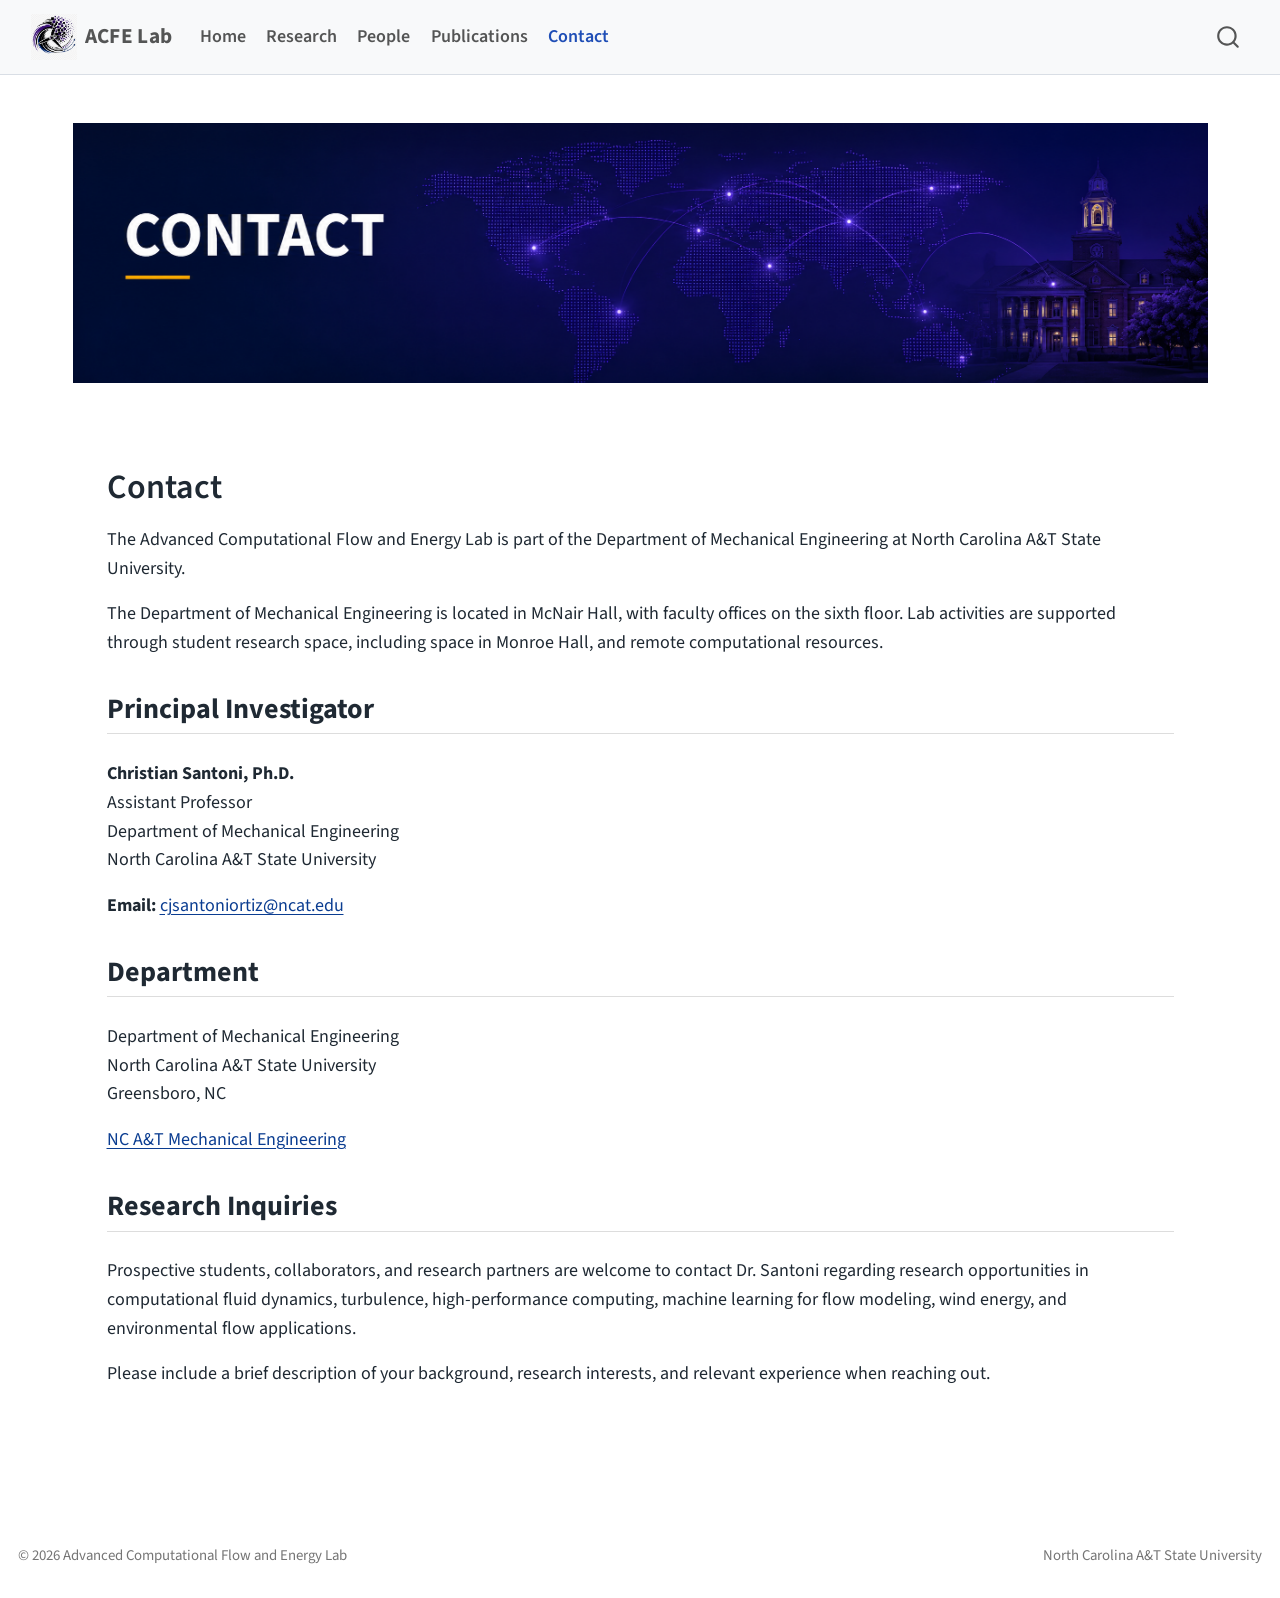
<file: docs/contact.html>
<!DOCTYPE html>
<html xmlns="http://www.w3.org/1999/xhtml" lang="en" xml:lang="en"><head>

<meta charset="utf-8">
<meta name="generator" content="quarto-1.10.3">

<meta name="viewport" content="width=device-width, initial-scale=1.0, user-scalable=yes">


<title>Contact – ACFE Lab</title>
<style>
/* Default styles provided by pandoc.
** See https://pandoc.org/MANUAL.html#variables-for-html for config info.
*/
code{white-space: pre-wrap;}
span.smallcaps{font-variant: small-caps;}
div.columns{display: flex; gap: min(4vw, 1.5em);}
div.column{flex: auto; overflow-x: auto;}
div.hanging-indent{margin-left: 1.5em; text-indent: -1.5em;}
ul.task-list{list-style: none;}
ul.task-list li input[type="checkbox"] {
  width: 0.8em;
  margin: 0 0.8em 0.2em -1em; /* quarto-specific, see https://github.com/quarto-dev/quarto-cli/issues/4556 */ 
  vertical-align: middle;
}
</style>


<script src="site_libs/quarto-nav/quarto-nav.js"></script>
<script src="site_libs/quarto-nav/headroom.min.js"></script>
<script src="site_libs/clipboard/clipboard.min.js"></script>
<script src="site_libs/quarto-search/autocomplete.umd.js"></script>
<script src="site_libs/quarto-search/fuse.min.js"></script>
<script src="site_libs/quarto-search/quarto-search.js"></script>
<meta name="quarto:offset" content="./">
<link href="./images/logo/acfe-logo-mark-64.png" rel="icon" type="image/png">
<script src="site_libs/quarto-html/quarto.js" type="module"></script>
<script src="site_libs/quarto-html/tabsets/tabsets.js" type="module"></script>
<script src="site_libs/quarto-html/popper.min.js"></script>
<script src="site_libs/quarto-html/tippy.umd.min.js"></script>
<script src="site_libs/quarto-html/anchor.min.js"></script>
<link href="site_libs/quarto-html/tippy.css" rel="stylesheet">
<link href="site_libs/quarto-html/quarto-syntax-highlighting-e44360b8a8db1e130c7792fece1c8032.css" rel="stylesheet" id="quarto-text-highlighting-styles">
<script src="site_libs/bootstrap/bootstrap.min.js"></script>
<link href="site_libs/bootstrap/bootstrap-icons.css" rel="stylesheet">
<link href="site_libs/bootstrap/bootstrap-fc829330ec420ad3fe47242885d571da.min.css" rel="stylesheet" append-hash="true" id="quarto-bootstrap" data-mode="light">
<script id="quarto-search-options" type="application/json">{
  "location": "navbar",
  "copy-button": false,
  "collapse-after": 3,
  "panel-placement": "end",
  "type": "overlay",
  "limit": 50,
  "keyboard-shortcut": [
    "f",
    "/",
    "s"
  ],
  "show-item-context": false,
  "language": {
    "search-no-results-text": "No results",
    "search-matching-documents-text": "matching documents",
    "search-copy-link-title": "Copy link to search",
    "search-hide-matches-text": "Hide additional matches",
    "search-more-match-text": "more match in this document",
    "search-more-matches-text": "more matches in this document",
    "search-clear-button-title": "Clear",
    "search-text-placeholder": "",
    "search-detached-cancel-button-title": "Cancel",
    "search-submit-button-title": "Submit",
    "search-label": "Search"
  }
}</script>


<link rel="stylesheet" href="styles.css">
</head>

<body class="nav-fixed quarto-light">

<div id="quarto-search-results"></div>
  <header id="quarto-header" class="headroom fixed-top">
    <nav class="navbar navbar-expand-lg " data-bs-theme="dark">
      <div class="navbar-container container-fluid">
      <div class="navbar-brand-container mx-auto">
    <a href="./index.html" class="navbar-brand navbar-brand-logo">
    <img src="./images/logo/acfe-logo-mark.png" alt="" class="navbar-logo light-content">
    <img src="./images/logo/acfe-logo-mark.png" alt="" class="navbar-logo dark-content">
    </a>
    <a class="navbar-brand" href="./index.html">
    <span class="navbar-title">ACFE Lab</span>
    </a>
  </div>
            <div id="quarto-search" class="" title="Search"></div>
          <button class="navbar-toggler" type="button" data-bs-toggle="collapse" data-bs-target="#navbarCollapse" aria-controls="navbarCollapse" role="menu" aria-expanded="false" aria-label="Toggle navigation" onclick="if (window.quartoToggleHeadroom) { window.quartoToggleHeadroom(); }">
  <span class="navbar-toggler-icon"></span>
</button>
          <div class="collapse navbar-collapse" id="navbarCollapse">
            <ul class="navbar-nav navbar-nav-scroll me-auto">
  <li class="nav-item">
    <a class="nav-link" href="./index.html"> 
<span class="menu-text">Home</span></a>
  </li>  
  <li class="nav-item">
    <a class="nav-link" href="./research.html"> 
<span class="menu-text">Research</span></a>
  </li>  
  <li class="nav-item">
    <a class="nav-link" href="./people.html"> 
<span class="menu-text">People</span></a>
  </li>  
  <li class="nav-item">
    <a class="nav-link" href="./publications.html"> 
<span class="menu-text">Publications</span></a>
  </li>  
  <li class="nav-item">
    <a class="nav-link active" href="./contact.html" aria-current="page"> 
<span class="menu-text">Contact</span></a>
  </li>  
</ul>
          </div> <!-- /navcollapse -->
            <div class="quarto-navbar-tools">
</div>
      </div> <!-- /container-fluid -->
    </nav>
</header>
<!-- content -->
<div id="quarto-content" class="quarto-container page-columns page-rows-contents page-layout-full page-navbar">
<!-- sidebar -->
<!-- margin-sidebar -->
    
<!-- main -->
<main class="content column-page" id="quarto-document-content"><header id="title-block-header" class="quarto-title-block"></header>




<div class="image-banner">
<p><img src="images/banners/contact-banner.png" class="img-fluid"></p>
</div>
<section id="contact" class="level1 content-section">
<h1>Contact</h1>
<p>The Advanced Computational Flow and Energy Lab is part of the Department of Mechanical Engineering at North Carolina A&amp;T State University.</p>
<p>The Department of Mechanical Engineering is located in McNair Hall, with faculty offices on the sixth floor. Lab activities are supported through student research space, including space in Monroe Hall, and remote computational resources.</p>
<div class="contact-grid">
<section id="principal-investigator" class="level2 contact-card">
<h2 class="anchored" data-anchor-id="principal-investigator">Principal Investigator</h2>
<p><strong>Christian Santoni, Ph.D.</strong><br>
Assistant Professor<br>
Department of Mechanical Engineering<br>
North Carolina A&amp;T State University</p>
<p><strong>Email:</strong> <a href="mailto:cjsantoniortiz@ncat.edu">cjsantoniortiz@ncat.edu</a></p>
</section>
<section id="department" class="level2 contact-card">
<h2 class="anchored" data-anchor-id="department">Department</h2>
<p>Department of Mechanical Engineering<br>
North Carolina A&amp;T State University<br>
Greensboro, NC</p>
<p><a href="https://ncat.edu/coe/departments/me/index.php">NC A&amp;T Mechanical Engineering</a></p>
</section>
</div>
<section id="research-inquiries" class="level2">
<h2 class="anchored" data-anchor-id="research-inquiries">Research Inquiries</h2>
<p>Prospective students, collaborators, and research partners are welcome to contact Dr.&nbsp;Santoni regarding research opportunities in computational fluid dynamics, turbulence, high-performance computing, machine learning for flow modeling, wind energy, and environmental flow applications.</p>
<p>Please include a brief description of your background, research interests, and relevant experience when reaching out.</p>
</section>
</section>



</main> <!-- /main -->
<script id="quarto-html-after-body" type="application/javascript">
  window.document.addEventListener("DOMContentLoaded", function (event) {
    const icon = "";
    const anchorJS = new window.AnchorJS();
    anchorJS.options = {
      placement: 'right',
      icon: icon
    };
    anchorJS.add('.anchored');
    const isCodeAnnotation = (el) => {
      for (const clz of el.classList) {
        if (clz.startsWith('code-annotation-')) {                     
          return true;
        }
      }
      return false;
    }
    const onCopySuccess = function(e) {
      // button target
      const button = e.trigger;
      // don't keep focus
      button.blur();
      // flash "checked"
      button.classList.add('code-copy-button-checked');
      var currentTitle = button.getAttribute("title");
      button.setAttribute("title", "Copied!");
      let tooltip;
      if (window.bootstrap) {
        button.setAttribute("data-bs-toggle", "tooltip");
        button.setAttribute("data-bs-placement", "left");
        button.setAttribute("data-bs-title", "Copied!");
        tooltip = new bootstrap.Tooltip(button, 
          { trigger: "manual", 
            customClass: "code-copy-button-tooltip",
            offset: [0, -8]});
        tooltip.show();    
      }
      setTimeout(function() {
        if (tooltip) {
          tooltip.hide();
          button.removeAttribute("data-bs-title");
          button.removeAttribute("data-bs-toggle");
          button.removeAttribute("data-bs-placement");
        }
        button.setAttribute("title", currentTitle);
        button.classList.remove('code-copy-button-checked');
      }, 1000);
      // clear code selection
      e.clearSelection();
    }
    const getTextToCopy = function(trigger) {
      const outerScaffold = trigger.parentElement.cloneNode(true);
      const codeEl = outerScaffold.querySelector('code');
      for (const childEl of codeEl.children) {
        if (isCodeAnnotation(childEl)) {
          childEl.remove();
        }
      }
      return codeEl.innerText;
    }
    const clipboard = new window.ClipboardJS('.code-copy-button:not([data-in-quarto-modal])', {
      text: getTextToCopy
    });
    clipboard.on('success', onCopySuccess);
    if (window.document.getElementById('quarto-embedded-source-code-modal')) {
      const clipboardModal = new window.ClipboardJS('.code-copy-button[data-in-quarto-modal]', {
        text: getTextToCopy,
        container: window.document.getElementById('quarto-embedded-source-code-modal')
      });
      clipboardModal.on('success', onCopySuccess);
    }
      var localhostRegex = new RegExp(/^(?:http|https):\/\/localhost\:?[0-9]*\//);
      var mailtoRegex = new RegExp(/^mailto:/);
        var filterRegex = new RegExp('/' + window.location.host + '/');
      var isInternal = (href) => {
          return filterRegex.test(href) || localhostRegex.test(href) || mailtoRegex.test(href);
      }
      // Inspect non-navigation links and adorn them if external
     var links = window.document.querySelectorAll('a[href]:not(.nav-link):not(.navbar-brand):not(.toc-action):not(.sidebar-link):not(.sidebar-item-toggle):not(.pagination-link):not(.no-external):not([aria-hidden]):not(.dropdown-item):not(.quarto-navigation-tool):not(.about-link)');
      for (var i=0; i<links.length; i++) {
        const link = links[i];
        if (!isInternal(link.href)) {
          // undo the damage that might have been done by quarto-nav.js in the case of
          // links that we want to consider external
          if (link.dataset.originalHref !== undefined) {
            link.href = link.dataset.originalHref;
          }
        }
      }
    function tippyHover(el, contentFn, onTriggerFn, onUntriggerFn) {
      const config = {
        allowHTML: true,
        maxWidth: 500,
        delay: 100,
        arrow: false,
        appendTo: function(el) {
            return el.parentElement;
        },
        interactive: true,
        interactiveBorder: 10,
        theme: 'quarto',
        placement: 'bottom-start',
      };
      if (contentFn) {
        config.content = contentFn;
      }
      if (onTriggerFn) {
        config.onTrigger = onTriggerFn;
      }
      if (onUntriggerFn) {
        config.onUntrigger = onUntriggerFn;
      }
      window.tippy(el, config); 
    }
    const noterefs = window.document.querySelectorAll('a[role="doc-noteref"]');
    for (var i=0; i<noterefs.length; i++) {
      const ref = noterefs[i];
      tippyHover(ref, function() {
        // use id or data attribute instead here
        let href = ref.getAttribute('data-footnote-href') || ref.getAttribute('href');
        try { href = new URL(href).hash; } catch {}
        const id = href.replace(/^#\/?/, "");
        const note = window.document.getElementById(id);
        if (note) {
          return note.innerHTML;
        } else {
          return "";
        }
      });
    }
    const xrefs = window.document.querySelectorAll('a.quarto-xref');
    const processXRef = (id, note) => {
      // Strip column container classes
      const stripColumnClz = (el) => {
        el.classList.remove("page-full", "page-columns");
        if (el.children) {
          for (const child of el.children) {
            stripColumnClz(child);
          }
        }
      }
      stripColumnClz(note)
      if (id === null || id.startsWith('sec-')) {
        // Special case sections, only their first couple elements
        const container = document.createElement("div");
        if (note.children && note.children.length > 2) {
          container.appendChild(note.children[0].cloneNode(true));
          for (let i = 1; i < note.children.length; i++) {
            const child = note.children[i];
            if (child.tagName === "P" && child.innerText === "") {
              continue;
            } else {
              container.appendChild(child.cloneNode(true));
              break;
            }
          }
          if (window.Quarto?.typesetMath) {
            window.Quarto.typesetMath(container);
          }
          return container.innerHTML
        } else {
          if (window.Quarto?.typesetMath) {
            window.Quarto.typesetMath(note);
          }
          return note.innerHTML;
        }
      } else {
        // Remove any anchor links if they are present
        const anchorLink = note.querySelector('a.anchorjs-link');
        if (anchorLink) {
          anchorLink.remove();
        }
        if (window.Quarto?.typesetMath) {
          window.Quarto.typesetMath(note);
        }
        if (note.classList.contains("callout")) {
          return note.outerHTML;
        } else {
          return note.innerHTML;
        }
      }
    }
    for (var i=0; i<xrefs.length; i++) {
      const xref = xrefs[i];
      tippyHover(xref, undefined, function(instance) {
        instance.disable();
        let url = xref.getAttribute('href');
        let hash = undefined; 
        if (url.startsWith('#')) {
          hash = url;
        } else {
          try { hash = new URL(url).hash; } catch {}
        }
        if (hash) {
          const id = hash.replace(/^#\/?/, "");
          const note = window.document.getElementById(id);
          if (note !== null) {
            try {
              const html = processXRef(id, note.cloneNode(true));
              instance.setContent(html);
            } finally {
              instance.enable();
              instance.show();
            }
          } else {
            // See if we can fetch this
            fetch(url.split('#')[0])
            .then(res => res.text())
            .then(html => {
              const parser = new DOMParser();
              const htmlDoc = parser.parseFromString(html, "text/html");
              const note = htmlDoc.getElementById(id);
              if (note !== null) {
                const html = processXRef(id, note);
                instance.setContent(html);
              } 
            }).finally(() => {
              instance.enable();
              instance.show();
            });
          }
        } else {
          // See if we can fetch a full url (with no hash to target)
          // This is a special case and we should probably do some content thinning / targeting
          fetch(url)
          .then(res => res.text())
          .then(html => {
            const parser = new DOMParser();
            const htmlDoc = parser.parseFromString(html, "text/html");
            const note = htmlDoc.querySelector('main.content');
            if (note !== null) {
              // This should only happen for chapter cross references
              // (since there is no id in the URL)
              // remove the first header
              if (note.children.length > 0 && note.children[0].tagName === "HEADER") {
                note.children[0].remove();
              }
              const html = processXRef(null, note);
              instance.setContent(html);
            } 
          }).finally(() => {
            instance.enable();
            instance.show();
          });
        }
      }, function(instance) {
      });
    }
        let selectedAnnoteEl;
        const selectorForAnnotation = ( cell, annotation) => {
          let cellAttr = 'data-code-cell="' + cell + '"';
          let lineAttr = 'data-code-annotation="' +  annotation + '"';
          const selector = 'span[' + cellAttr + '][' + lineAttr + ']';
          return selector;
        }
        const selectCodeLines = (annoteEl) => {
          const doc = window.document;
          const targetCell = annoteEl.getAttribute("data-target-cell");
          const targetAnnotation = annoteEl.getAttribute("data-target-annotation");
          const annoteSpan = window.document.querySelector(selectorForAnnotation(targetCell, targetAnnotation));
          const lines = annoteSpan.getAttribute("data-code-lines").split(",");
          const lineIds = lines.map((line) => {
            return targetCell + "-" + line;
          })
          let top = null;
          let height = null;
          let parent = null;
          if (lineIds.length > 0) {
              //compute the position of the single el (top and bottom and make a div)
              const el = window.document.getElementById(lineIds[0]);
              top = el.offsetTop;
              height = el.offsetHeight;
              parent = el.parentElement.parentElement;
            if (lineIds.length > 1) {
              const lastEl = window.document.getElementById(lineIds[lineIds.length - 1]);
              const bottom = lastEl.offsetTop + lastEl.offsetHeight;
              height = bottom - top;
            }
            if (top !== null && height !== null && parent !== null) {
              // cook up a div (if necessary) and position it 
              let div = window.document.getElementById("code-annotation-line-highlight");
              if (div === null) {
                div = window.document.createElement("div");
                div.setAttribute("id", "code-annotation-line-highlight");
                div.style.position = 'absolute';
                parent.appendChild(div);
              }
              div.style.top = top - 2 + "px";
              div.style.height = height + 4 + "px";
              div.style.left = 0;
              let gutterDiv = window.document.getElementById("code-annotation-line-highlight-gutter");
              if (gutterDiv === null) {
                gutterDiv = window.document.createElement("div");
                gutterDiv.setAttribute("id", "code-annotation-line-highlight-gutter");
                gutterDiv.style.position = 'absolute';
                const codeCell = window.document.getElementById(targetCell);
                const gutter = codeCell.querySelector('.code-annotation-gutter');
                gutter.appendChild(gutterDiv);
              }
              gutterDiv.style.top = top - 2 + "px";
              gutterDiv.style.height = height + 4 + "px";
            }
            selectedAnnoteEl = annoteEl;
          }
        };
        const unselectCodeLines = () => {
          const elementsIds = ["code-annotation-line-highlight", "code-annotation-line-highlight-gutter"];
          elementsIds.forEach((elId) => {
            const div = window.document.getElementById(elId);
            if (div) {
              div.remove();
            }
          });
          selectedAnnoteEl = undefined;
        };
          // Handle positioning of the toggle
      window.addEventListener(
        "resize",
        throttle(() => {
          elRect = undefined;
          if (selectedAnnoteEl) {
            selectCodeLines(selectedAnnoteEl);
          }
        }, 10)
      );
      function throttle(fn, ms) {
      let throttle = false;
      let timer;
        return (...args) => {
          if(!throttle) { // first call gets through
              fn.apply(this, args);
              throttle = true;
          } else { // all the others get throttled
              if(timer) clearTimeout(timer); // cancel #2
              timer = setTimeout(() => {
                fn.apply(this, args);
                timer = throttle = false;
              }, ms);
          }
        };
      }
        // Attach click handler to the DT
        const annoteDls = window.document.querySelectorAll('dt[data-target-cell]');
        for (const annoteDlNode of annoteDls) {
          annoteDlNode.addEventListener('click', (event) => {
            const clickedEl = event.target;
            if (clickedEl !== selectedAnnoteEl) {
              unselectCodeLines();
              const activeEl = window.document.querySelector('dt[data-target-cell].code-annotation-active');
              if (activeEl) {
                activeEl.classList.remove('code-annotation-active');
              }
              selectCodeLines(clickedEl);
              clickedEl.classList.add('code-annotation-active');
            } else {
              // Unselect the line
              unselectCodeLines();
              clickedEl.classList.remove('code-annotation-active');
            }
          });
        }
    const findCites = (el) => {
      const parentEl = el.parentElement;
      if (parentEl) {
        const cites = parentEl.dataset.cites;
        if (cites) {
          return {
            el,
            cites: cites.split(' ')
          };
        } else {
          return findCites(el.parentElement)
        }
      } else {
        return undefined;
      }
    };
    var bibliorefs = window.document.querySelectorAll('a[role="doc-biblioref"]');
    for (var i=0; i<bibliorefs.length; i++) {
      const ref = bibliorefs[i];
      const citeInfo = findCites(ref);
      if (citeInfo) {
        tippyHover(citeInfo.el, function() {
          var popup = window.document.createElement('div');
          citeInfo.cites.forEach(function(cite) {
            var citeDiv = window.document.createElement('div');
            citeDiv.classList.add('hanging-indent');
            citeDiv.classList.add('csl-entry');
            var biblioDiv = window.document.getElementById('ref-' + cite);
            if (biblioDiv) {
              citeDiv.innerHTML = biblioDiv.innerHTML;
            }
            popup.appendChild(citeDiv);
          });
          return popup.innerHTML;
        });
      }
    }
  });
  </script>
</div> <!-- /content -->
<footer class="footer">
  <div class="nav-footer">
    <div class="nav-footer-left">
<p>© 2026 Advanced Computational Flow and Energy Lab</p>
</div>   
    <div class="nav-footer-center">
      &nbsp;
    </div>
    <div class="nav-footer-right">
<p>North Carolina A&amp;T State University</p>
</div>
  </div>
</footer>




</body></html>
</file>
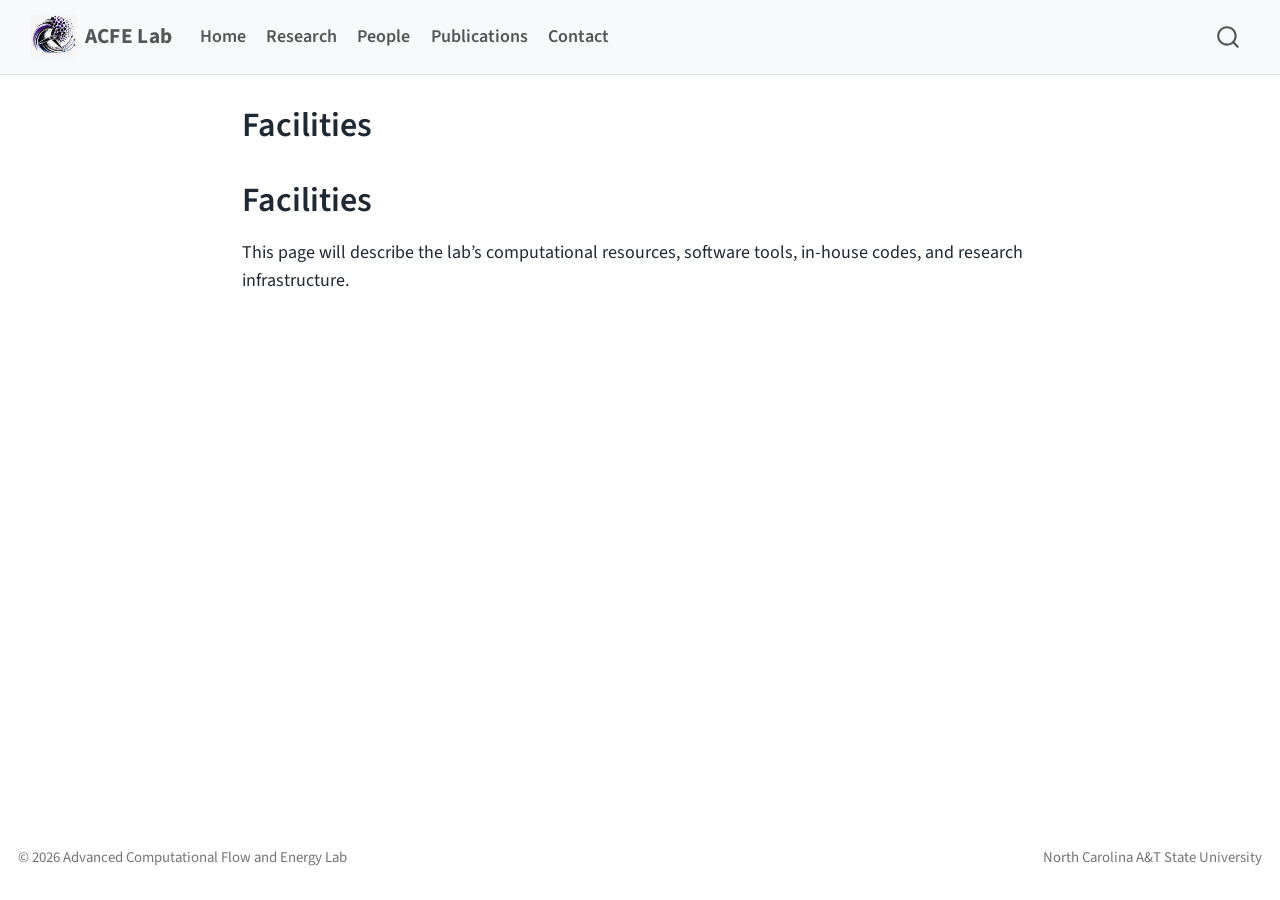
<file: docs/facilities.html>
<!DOCTYPE html>
<html xmlns="http://www.w3.org/1999/xhtml" lang="en" xml:lang="en"><head>

<meta charset="utf-8">
<meta name="generator" content="quarto-1.10.3">

<meta name="viewport" content="width=device-width, initial-scale=1.0, user-scalable=yes">


<title>Facilities – ACFE Lab</title>
<style>
/* Default styles provided by pandoc.
** See https://pandoc.org/MANUAL.html#variables-for-html for config info.
*/
code{white-space: pre-wrap;}
span.smallcaps{font-variant: small-caps;}
div.columns{display: flex; gap: min(4vw, 1.5em);}
div.column{flex: auto; overflow-x: auto;}
div.hanging-indent{margin-left: 1.5em; text-indent: -1.5em;}
ul.task-list{list-style: none;}
ul.task-list li input[type="checkbox"] {
  width: 0.8em;
  margin: 0 0.8em 0.2em -1em; /* quarto-specific, see https://github.com/quarto-dev/quarto-cli/issues/4556 */ 
  vertical-align: middle;
}
</style>


<script src="site_libs/quarto-nav/quarto-nav.js"></script>
<script src="site_libs/quarto-nav/headroom.min.js"></script>
<script src="site_libs/clipboard/clipboard.min.js"></script>
<script src="site_libs/quarto-search/autocomplete.umd.js"></script>
<script src="site_libs/quarto-search/fuse.min.js"></script>
<script src="site_libs/quarto-search/quarto-search.js"></script>
<meta name="quarto:offset" content="./">
<link href="./images/logo/acfe-logo-mark-64.png" rel="icon" type="image/png">
<script src="site_libs/quarto-html/quarto.js" type="module"></script>
<script src="site_libs/quarto-html/tabsets/tabsets.js" type="module"></script>
<script src="site_libs/quarto-html/popper.min.js"></script>
<script src="site_libs/quarto-html/tippy.umd.min.js"></script>
<script src="site_libs/quarto-html/anchor.min.js"></script>
<link href="site_libs/quarto-html/tippy.css" rel="stylesheet">
<link href="site_libs/quarto-html/quarto-syntax-highlighting-e44360b8a8db1e130c7792fece1c8032.css" rel="stylesheet" id="quarto-text-highlighting-styles">
<script src="site_libs/bootstrap/bootstrap.min.js"></script>
<link href="site_libs/bootstrap/bootstrap-icons.css" rel="stylesheet">
<link href="site_libs/bootstrap/bootstrap-fc829330ec420ad3fe47242885d571da.min.css" rel="stylesheet" append-hash="true" id="quarto-bootstrap" data-mode="light">
<script id="quarto-search-options" type="application/json">{
  "location": "navbar",
  "copy-button": false,
  "collapse-after": 3,
  "panel-placement": "end",
  "type": "overlay",
  "limit": 50,
  "keyboard-shortcut": [
    "f",
    "/",
    "s"
  ],
  "show-item-context": false,
  "language": {
    "search-no-results-text": "No results",
    "search-matching-documents-text": "matching documents",
    "search-copy-link-title": "Copy link to search",
    "search-hide-matches-text": "Hide additional matches",
    "search-more-match-text": "more match in this document",
    "search-more-matches-text": "more matches in this document",
    "search-clear-button-title": "Clear",
    "search-text-placeholder": "",
    "search-detached-cancel-button-title": "Cancel",
    "search-submit-button-title": "Submit",
    "search-label": "Search"
  }
}</script>


<link rel="stylesheet" href="styles.css">
</head>

<body class="nav-fixed fullcontent quarto-light">

<div id="quarto-search-results"></div>
  <header id="quarto-header" class="headroom fixed-top">
    <nav class="navbar navbar-expand-lg " data-bs-theme="dark">
      <div class="navbar-container container-fluid">
      <div class="navbar-brand-container mx-auto">
    <a href="./index.html" class="navbar-brand navbar-brand-logo">
    <img src="./images/logo/acfe-logo-mark.png" alt="" class="navbar-logo light-content">
    <img src="./images/logo/acfe-logo-mark.png" alt="" class="navbar-logo dark-content">
    </a>
    <a class="navbar-brand" href="./index.html">
    <span class="navbar-title">ACFE Lab</span>
    </a>
  </div>
            <div id="quarto-search" class="" title="Search"></div>
          <button class="navbar-toggler" type="button" data-bs-toggle="collapse" data-bs-target="#navbarCollapse" aria-controls="navbarCollapse" role="menu" aria-expanded="false" aria-label="Toggle navigation" onclick="if (window.quartoToggleHeadroom) { window.quartoToggleHeadroom(); }">
  <span class="navbar-toggler-icon"></span>
</button>
          <div class="collapse navbar-collapse" id="navbarCollapse">
            <ul class="navbar-nav navbar-nav-scroll me-auto">
  <li class="nav-item">
    <a class="nav-link" href="./index.html"> 
<span class="menu-text">Home</span></a>
  </li>  
  <li class="nav-item">
    <a class="nav-link" href="./research.html"> 
<span class="menu-text">Research</span></a>
  </li>  
  <li class="nav-item">
    <a class="nav-link" href="./people.html"> 
<span class="menu-text">People</span></a>
  </li>  
  <li class="nav-item">
    <a class="nav-link" href="./publications.html"> 
<span class="menu-text">Publications</span></a>
  </li>  
  <li class="nav-item">
    <a class="nav-link" href="./contact.html"> 
<span class="menu-text">Contact</span></a>
  </li>  
</ul>
          </div> <!-- /navcollapse -->
            <div class="quarto-navbar-tools">
</div>
      </div> <!-- /container-fluid -->
    </nav>
</header>
<!-- content -->
<div id="quarto-content" class="quarto-container page-columns page-rows-contents page-layout-article page-navbar">
<!-- sidebar -->
<!-- margin-sidebar -->
    
<!-- main -->
<main class="content" id="quarto-document-content">

<header id="title-block-header" class="quarto-title-block default">
<div class="quarto-title">
<h1 class="title">Facilities</h1>
</div>



<div class="quarto-title-meta">

    
  
    
  </div>
  


</header>


<section id="facilities" class="level1">
<h1>Facilities</h1>
<p>This page will describe the lab’s computational resources, software tools, in-house codes, and research infrastructure.</p>


</section>

</main> <!-- /main -->
<script id="quarto-html-after-body" type="application/javascript">
  window.document.addEventListener("DOMContentLoaded", function (event) {
    const icon = "";
    const anchorJS = new window.AnchorJS();
    anchorJS.options = {
      placement: 'right',
      icon: icon
    };
    anchorJS.add('.anchored');
    const isCodeAnnotation = (el) => {
      for (const clz of el.classList) {
        if (clz.startsWith('code-annotation-')) {                     
          return true;
        }
      }
      return false;
    }
    const onCopySuccess = function(e) {
      // button target
      const button = e.trigger;
      // don't keep focus
      button.blur();
      // flash "checked"
      button.classList.add('code-copy-button-checked');
      var currentTitle = button.getAttribute("title");
      button.setAttribute("title", "Copied!");
      let tooltip;
      if (window.bootstrap) {
        button.setAttribute("data-bs-toggle", "tooltip");
        button.setAttribute("data-bs-placement", "left");
        button.setAttribute("data-bs-title", "Copied!");
        tooltip = new bootstrap.Tooltip(button, 
          { trigger: "manual", 
            customClass: "code-copy-button-tooltip",
            offset: [0, -8]});
        tooltip.show();    
      }
      setTimeout(function() {
        if (tooltip) {
          tooltip.hide();
          button.removeAttribute("data-bs-title");
          button.removeAttribute("data-bs-toggle");
          button.removeAttribute("data-bs-placement");
        }
        button.setAttribute("title", currentTitle);
        button.classList.remove('code-copy-button-checked');
      }, 1000);
      // clear code selection
      e.clearSelection();
    }
    const getTextToCopy = function(trigger) {
      const outerScaffold = trigger.parentElement.cloneNode(true);
      const codeEl = outerScaffold.querySelector('code');
      for (const childEl of codeEl.children) {
        if (isCodeAnnotation(childEl)) {
          childEl.remove();
        }
      }
      return codeEl.innerText;
    }
    const clipboard = new window.ClipboardJS('.code-copy-button:not([data-in-quarto-modal])', {
      text: getTextToCopy
    });
    clipboard.on('success', onCopySuccess);
    if (window.document.getElementById('quarto-embedded-source-code-modal')) {
      const clipboardModal = new window.ClipboardJS('.code-copy-button[data-in-quarto-modal]', {
        text: getTextToCopy,
        container: window.document.getElementById('quarto-embedded-source-code-modal')
      });
      clipboardModal.on('success', onCopySuccess);
    }
      var localhostRegex = new RegExp(/^(?:http|https):\/\/localhost\:?[0-9]*\//);
      var mailtoRegex = new RegExp(/^mailto:/);
        var filterRegex = new RegExp('/' + window.location.host + '/');
      var isInternal = (href) => {
          return filterRegex.test(href) || localhostRegex.test(href) || mailtoRegex.test(href);
      }
      // Inspect non-navigation links and adorn them if external
     var links = window.document.querySelectorAll('a[href]:not(.nav-link):not(.navbar-brand):not(.toc-action):not(.sidebar-link):not(.sidebar-item-toggle):not(.pagination-link):not(.no-external):not([aria-hidden]):not(.dropdown-item):not(.quarto-navigation-tool):not(.about-link)');
      for (var i=0; i<links.length; i++) {
        const link = links[i];
        if (!isInternal(link.href)) {
          // undo the damage that might have been done by quarto-nav.js in the case of
          // links that we want to consider external
          if (link.dataset.originalHref !== undefined) {
            link.href = link.dataset.originalHref;
          }
        }
      }
    function tippyHover(el, contentFn, onTriggerFn, onUntriggerFn) {
      const config = {
        allowHTML: true,
        maxWidth: 500,
        delay: 100,
        arrow: false,
        appendTo: function(el) {
            return el.parentElement;
        },
        interactive: true,
        interactiveBorder: 10,
        theme: 'quarto',
        placement: 'bottom-start',
      };
      if (contentFn) {
        config.content = contentFn;
      }
      if (onTriggerFn) {
        config.onTrigger = onTriggerFn;
      }
      if (onUntriggerFn) {
        config.onUntrigger = onUntriggerFn;
      }
      window.tippy(el, config); 
    }
    const noterefs = window.document.querySelectorAll('a[role="doc-noteref"]');
    for (var i=0; i<noterefs.length; i++) {
      const ref = noterefs[i];
      tippyHover(ref, function() {
        // use id or data attribute instead here
        let href = ref.getAttribute('data-footnote-href') || ref.getAttribute('href');
        try { href = new URL(href).hash; } catch {}
        const id = href.replace(/^#\/?/, "");
        const note = window.document.getElementById(id);
        if (note) {
          return note.innerHTML;
        } else {
          return "";
        }
      });
    }
    const xrefs = window.document.querySelectorAll('a.quarto-xref');
    const processXRef = (id, note) => {
      // Strip column container classes
      const stripColumnClz = (el) => {
        el.classList.remove("page-full", "page-columns");
        if (el.children) {
          for (const child of el.children) {
            stripColumnClz(child);
          }
        }
      }
      stripColumnClz(note)
      if (id === null || id.startsWith('sec-')) {
        // Special case sections, only their first couple elements
        const container = document.createElement("div");
        if (note.children && note.children.length > 2) {
          container.appendChild(note.children[0].cloneNode(true));
          for (let i = 1; i < note.children.length; i++) {
            const child = note.children[i];
            if (child.tagName === "P" && child.innerText === "") {
              continue;
            } else {
              container.appendChild(child.cloneNode(true));
              break;
            }
          }
          if (window.Quarto?.typesetMath) {
            window.Quarto.typesetMath(container);
          }
          return container.innerHTML
        } else {
          if (window.Quarto?.typesetMath) {
            window.Quarto.typesetMath(note);
          }
          return note.innerHTML;
        }
      } else {
        // Remove any anchor links if they are present
        const anchorLink = note.querySelector('a.anchorjs-link');
        if (anchorLink) {
          anchorLink.remove();
        }
        if (window.Quarto?.typesetMath) {
          window.Quarto.typesetMath(note);
        }
        if (note.classList.contains("callout")) {
          return note.outerHTML;
        } else {
          return note.innerHTML;
        }
      }
    }
    for (var i=0; i<xrefs.length; i++) {
      const xref = xrefs[i];
      tippyHover(xref, undefined, function(instance) {
        instance.disable();
        let url = xref.getAttribute('href');
        let hash = undefined; 
        if (url.startsWith('#')) {
          hash = url;
        } else {
          try { hash = new URL(url).hash; } catch {}
        }
        if (hash) {
          const id = hash.replace(/^#\/?/, "");
          const note = window.document.getElementById(id);
          if (note !== null) {
            try {
              const html = processXRef(id, note.cloneNode(true));
              instance.setContent(html);
            } finally {
              instance.enable();
              instance.show();
            }
          } else {
            // See if we can fetch this
            fetch(url.split('#')[0])
            .then(res => res.text())
            .then(html => {
              const parser = new DOMParser();
              const htmlDoc = parser.parseFromString(html, "text/html");
              const note = htmlDoc.getElementById(id);
              if (note !== null) {
                const html = processXRef(id, note);
                instance.setContent(html);
              } 
            }).finally(() => {
              instance.enable();
              instance.show();
            });
          }
        } else {
          // See if we can fetch a full url (with no hash to target)
          // This is a special case and we should probably do some content thinning / targeting
          fetch(url)
          .then(res => res.text())
          .then(html => {
            const parser = new DOMParser();
            const htmlDoc = parser.parseFromString(html, "text/html");
            const note = htmlDoc.querySelector('main.content');
            if (note !== null) {
              // This should only happen for chapter cross references
              // (since there is no id in the URL)
              // remove the first header
              if (note.children.length > 0 && note.children[0].tagName === "HEADER") {
                note.children[0].remove();
              }
              const html = processXRef(null, note);
              instance.setContent(html);
            } 
          }).finally(() => {
            instance.enable();
            instance.show();
          });
        }
      }, function(instance) {
      });
    }
        let selectedAnnoteEl;
        const selectorForAnnotation = ( cell, annotation) => {
          let cellAttr = 'data-code-cell="' + cell + '"';
          let lineAttr = 'data-code-annotation="' +  annotation + '"';
          const selector = 'span[' + cellAttr + '][' + lineAttr + ']';
          return selector;
        }
        const selectCodeLines = (annoteEl) => {
          const doc = window.document;
          const targetCell = annoteEl.getAttribute("data-target-cell");
          const targetAnnotation = annoteEl.getAttribute("data-target-annotation");
          const annoteSpan = window.document.querySelector(selectorForAnnotation(targetCell, targetAnnotation));
          const lines = annoteSpan.getAttribute("data-code-lines").split(",");
          const lineIds = lines.map((line) => {
            return targetCell + "-" + line;
          })
          let top = null;
          let height = null;
          let parent = null;
          if (lineIds.length > 0) {
              //compute the position of the single el (top and bottom and make a div)
              const el = window.document.getElementById(lineIds[0]);
              top = el.offsetTop;
              height = el.offsetHeight;
              parent = el.parentElement.parentElement;
            if (lineIds.length > 1) {
              const lastEl = window.document.getElementById(lineIds[lineIds.length - 1]);
              const bottom = lastEl.offsetTop + lastEl.offsetHeight;
              height = bottom - top;
            }
            if (top !== null && height !== null && parent !== null) {
              // cook up a div (if necessary) and position it 
              let div = window.document.getElementById("code-annotation-line-highlight");
              if (div === null) {
                div = window.document.createElement("div");
                div.setAttribute("id", "code-annotation-line-highlight");
                div.style.position = 'absolute';
                parent.appendChild(div);
              }
              div.style.top = top - 2 + "px";
              div.style.height = height + 4 + "px";
              div.style.left = 0;
              let gutterDiv = window.document.getElementById("code-annotation-line-highlight-gutter");
              if (gutterDiv === null) {
                gutterDiv = window.document.createElement("div");
                gutterDiv.setAttribute("id", "code-annotation-line-highlight-gutter");
                gutterDiv.style.position = 'absolute';
                const codeCell = window.document.getElementById(targetCell);
                const gutter = codeCell.querySelector('.code-annotation-gutter');
                gutter.appendChild(gutterDiv);
              }
              gutterDiv.style.top = top - 2 + "px";
              gutterDiv.style.height = height + 4 + "px";
            }
            selectedAnnoteEl = annoteEl;
          }
        };
        const unselectCodeLines = () => {
          const elementsIds = ["code-annotation-line-highlight", "code-annotation-line-highlight-gutter"];
          elementsIds.forEach((elId) => {
            const div = window.document.getElementById(elId);
            if (div) {
              div.remove();
            }
          });
          selectedAnnoteEl = undefined;
        };
          // Handle positioning of the toggle
      window.addEventListener(
        "resize",
        throttle(() => {
          elRect = undefined;
          if (selectedAnnoteEl) {
            selectCodeLines(selectedAnnoteEl);
          }
        }, 10)
      );
      function throttle(fn, ms) {
      let throttle = false;
      let timer;
        return (...args) => {
          if(!throttle) { // first call gets through
              fn.apply(this, args);
              throttle = true;
          } else { // all the others get throttled
              if(timer) clearTimeout(timer); // cancel #2
              timer = setTimeout(() => {
                fn.apply(this, args);
                timer = throttle = false;
              }, ms);
          }
        };
      }
        // Attach click handler to the DT
        const annoteDls = window.document.querySelectorAll('dt[data-target-cell]');
        for (const annoteDlNode of annoteDls) {
          annoteDlNode.addEventListener('click', (event) => {
            const clickedEl = event.target;
            if (clickedEl !== selectedAnnoteEl) {
              unselectCodeLines();
              const activeEl = window.document.querySelector('dt[data-target-cell].code-annotation-active');
              if (activeEl) {
                activeEl.classList.remove('code-annotation-active');
              }
              selectCodeLines(clickedEl);
              clickedEl.classList.add('code-annotation-active');
            } else {
              // Unselect the line
              unselectCodeLines();
              clickedEl.classList.remove('code-annotation-active');
            }
          });
        }
    const findCites = (el) => {
      const parentEl = el.parentElement;
      if (parentEl) {
        const cites = parentEl.dataset.cites;
        if (cites) {
          return {
            el,
            cites: cites.split(' ')
          };
        } else {
          return findCites(el.parentElement)
        }
      } else {
        return undefined;
      }
    };
    var bibliorefs = window.document.querySelectorAll('a[role="doc-biblioref"]');
    for (var i=0; i<bibliorefs.length; i++) {
      const ref = bibliorefs[i];
      const citeInfo = findCites(ref);
      if (citeInfo) {
        tippyHover(citeInfo.el, function() {
          var popup = window.document.createElement('div');
          citeInfo.cites.forEach(function(cite) {
            var citeDiv = window.document.createElement('div');
            citeDiv.classList.add('hanging-indent');
            citeDiv.classList.add('csl-entry');
            var biblioDiv = window.document.getElementById('ref-' + cite);
            if (biblioDiv) {
              citeDiv.innerHTML = biblioDiv.innerHTML;
            }
            popup.appendChild(citeDiv);
          });
          return popup.innerHTML;
        });
      }
    }
  });
  </script>
</div> <!-- /content -->
<footer class="footer">
  <div class="nav-footer">
    <div class="nav-footer-left">
<p>© 2026 Advanced Computational Flow and Energy Lab</p>
</div>   
    <div class="nav-footer-center">
      &nbsp;
    </div>
    <div class="nav-footer-right">
<p>North Carolina A&amp;T State University</p>
</div>
  </div>
</footer>




</body></html>
</file>
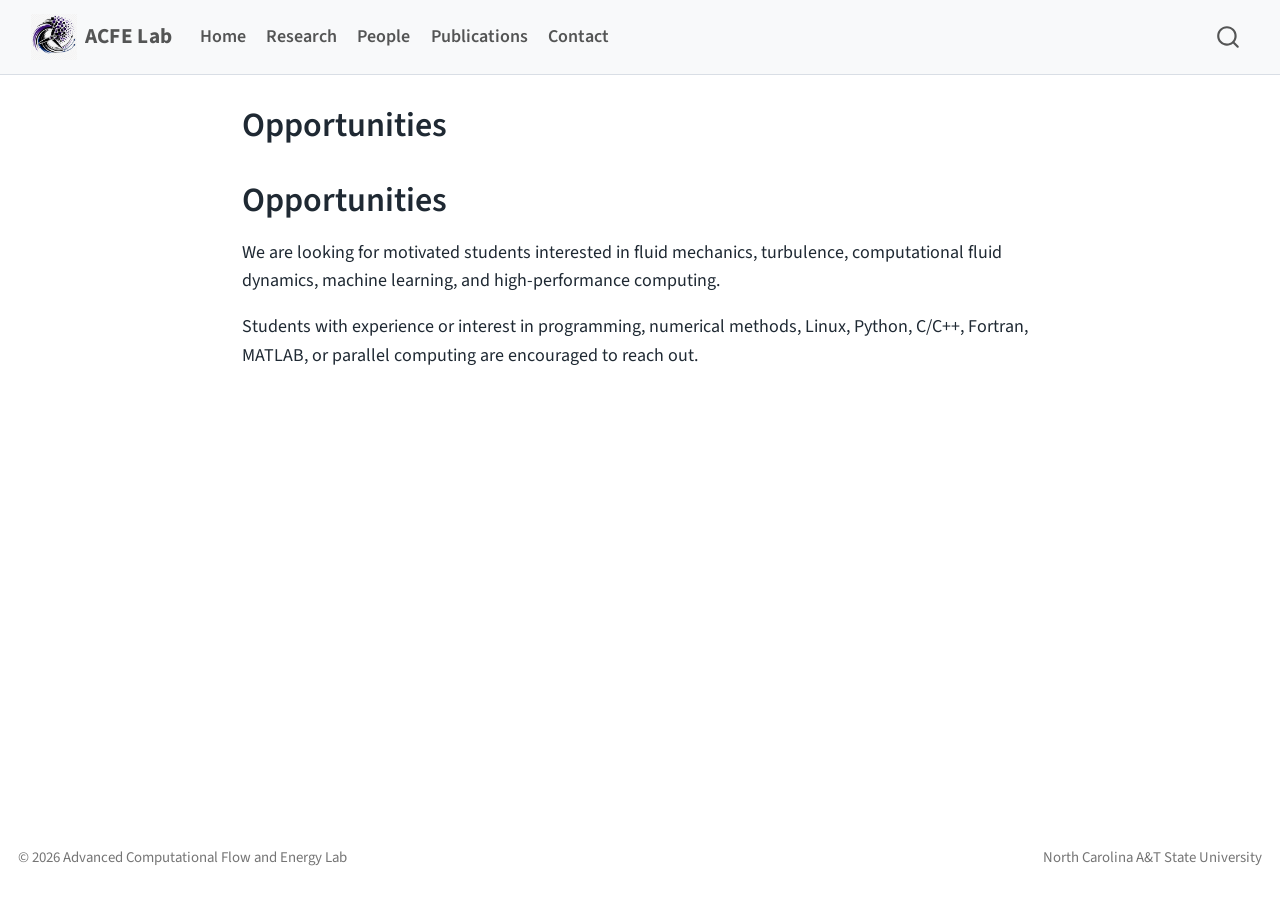
<file: docs/opportunities.html>
<!DOCTYPE html>
<html xmlns="http://www.w3.org/1999/xhtml" lang="en" xml:lang="en"><head>

<meta charset="utf-8">
<meta name="generator" content="quarto-1.10.3">

<meta name="viewport" content="width=device-width, initial-scale=1.0, user-scalable=yes">


<title>Opportunities – ACFE Lab</title>
<style>
/* Default styles provided by pandoc.
** See https://pandoc.org/MANUAL.html#variables-for-html for config info.
*/
code{white-space: pre-wrap;}
span.smallcaps{font-variant: small-caps;}
div.columns{display: flex; gap: min(4vw, 1.5em);}
div.column{flex: auto; overflow-x: auto;}
div.hanging-indent{margin-left: 1.5em; text-indent: -1.5em;}
ul.task-list{list-style: none;}
ul.task-list li input[type="checkbox"] {
  width: 0.8em;
  margin: 0 0.8em 0.2em -1em; /* quarto-specific, see https://github.com/quarto-dev/quarto-cli/issues/4556 */ 
  vertical-align: middle;
}
</style>


<script src="site_libs/quarto-nav/quarto-nav.js"></script>
<script src="site_libs/quarto-nav/headroom.min.js"></script>
<script src="site_libs/clipboard/clipboard.min.js"></script>
<script src="site_libs/quarto-search/autocomplete.umd.js"></script>
<script src="site_libs/quarto-search/fuse.min.js"></script>
<script src="site_libs/quarto-search/quarto-search.js"></script>
<meta name="quarto:offset" content="./">
<link href="./images/logo/acfe-logo-mark-64.png" rel="icon" type="image/png">
<script src="site_libs/quarto-html/quarto.js" type="module"></script>
<script src="site_libs/quarto-html/tabsets/tabsets.js" type="module"></script>
<script src="site_libs/quarto-html/popper.min.js"></script>
<script src="site_libs/quarto-html/tippy.umd.min.js"></script>
<script src="site_libs/quarto-html/anchor.min.js"></script>
<link href="site_libs/quarto-html/tippy.css" rel="stylesheet">
<link href="site_libs/quarto-html/quarto-syntax-highlighting-e44360b8a8db1e130c7792fece1c8032.css" rel="stylesheet" id="quarto-text-highlighting-styles">
<script src="site_libs/bootstrap/bootstrap.min.js"></script>
<link href="site_libs/bootstrap/bootstrap-icons.css" rel="stylesheet">
<link href="site_libs/bootstrap/bootstrap-fc829330ec420ad3fe47242885d571da.min.css" rel="stylesheet" append-hash="true" id="quarto-bootstrap" data-mode="light">
<script id="quarto-search-options" type="application/json">{
  "location": "navbar",
  "copy-button": false,
  "collapse-after": 3,
  "panel-placement": "end",
  "type": "overlay",
  "limit": 50,
  "keyboard-shortcut": [
    "f",
    "/",
    "s"
  ],
  "show-item-context": false,
  "language": {
    "search-no-results-text": "No results",
    "search-matching-documents-text": "matching documents",
    "search-copy-link-title": "Copy link to search",
    "search-hide-matches-text": "Hide additional matches",
    "search-more-match-text": "more match in this document",
    "search-more-matches-text": "more matches in this document",
    "search-clear-button-title": "Clear",
    "search-text-placeholder": "",
    "search-detached-cancel-button-title": "Cancel",
    "search-submit-button-title": "Submit",
    "search-label": "Search"
  }
}</script>


<link rel="stylesheet" href="styles.css">
</head>

<body class="nav-fixed fullcontent quarto-light">

<div id="quarto-search-results"></div>
  <header id="quarto-header" class="headroom fixed-top">
    <nav class="navbar navbar-expand-lg " data-bs-theme="dark">
      <div class="navbar-container container-fluid">
      <div class="navbar-brand-container mx-auto">
    <a href="./index.html" class="navbar-brand navbar-brand-logo">
    <img src="./images/logo/acfe-logo-mark.png" alt="" class="navbar-logo light-content">
    <img src="./images/logo/acfe-logo-mark.png" alt="" class="navbar-logo dark-content">
    </a>
    <a class="navbar-brand" href="./index.html">
    <span class="navbar-title">ACFE Lab</span>
    </a>
  </div>
            <div id="quarto-search" class="" title="Search"></div>
          <button class="navbar-toggler" type="button" data-bs-toggle="collapse" data-bs-target="#navbarCollapse" aria-controls="navbarCollapse" role="menu" aria-expanded="false" aria-label="Toggle navigation" onclick="if (window.quartoToggleHeadroom) { window.quartoToggleHeadroom(); }">
  <span class="navbar-toggler-icon"></span>
</button>
          <div class="collapse navbar-collapse" id="navbarCollapse">
            <ul class="navbar-nav navbar-nav-scroll me-auto">
  <li class="nav-item">
    <a class="nav-link" href="./index.html"> 
<span class="menu-text">Home</span></a>
  </li>  
  <li class="nav-item">
    <a class="nav-link" href="./research.html"> 
<span class="menu-text">Research</span></a>
  </li>  
  <li class="nav-item">
    <a class="nav-link" href="./people.html"> 
<span class="menu-text">People</span></a>
  </li>  
  <li class="nav-item">
    <a class="nav-link" href="./publications.html"> 
<span class="menu-text">Publications</span></a>
  </li>  
  <li class="nav-item">
    <a class="nav-link" href="./contact.html"> 
<span class="menu-text">Contact</span></a>
  </li>  
</ul>
          </div> <!-- /navcollapse -->
            <div class="quarto-navbar-tools">
</div>
      </div> <!-- /container-fluid -->
    </nav>
</header>
<!-- content -->
<div id="quarto-content" class="quarto-container page-columns page-rows-contents page-layout-article page-navbar">
<!-- sidebar -->
<!-- margin-sidebar -->
    
<!-- main -->
<main class="content" id="quarto-document-content">

<header id="title-block-header" class="quarto-title-block default">
<div class="quarto-title">
<h1 class="title">Opportunities</h1>
</div>



<div class="quarto-title-meta">

    
  
    
  </div>
  


</header>


<section id="opportunities" class="level1">
<h1>Opportunities</h1>
<p>We are looking for motivated students interested in fluid mechanics, turbulence, computational fluid dynamics, machine learning, and high-performance computing.</p>
<p>Students with experience or interest in programming, numerical methods, Linux, Python, C/C++, Fortran, MATLAB, or parallel computing are encouraged to reach out.</p>


</section>

</main> <!-- /main -->
<script id="quarto-html-after-body" type="application/javascript">
  window.document.addEventListener("DOMContentLoaded", function (event) {
    const icon = "";
    const anchorJS = new window.AnchorJS();
    anchorJS.options = {
      placement: 'right',
      icon: icon
    };
    anchorJS.add('.anchored');
    const isCodeAnnotation = (el) => {
      for (const clz of el.classList) {
        if (clz.startsWith('code-annotation-')) {                     
          return true;
        }
      }
      return false;
    }
    const onCopySuccess = function(e) {
      // button target
      const button = e.trigger;
      // don't keep focus
      button.blur();
      // flash "checked"
      button.classList.add('code-copy-button-checked');
      var currentTitle = button.getAttribute("title");
      button.setAttribute("title", "Copied!");
      let tooltip;
      if (window.bootstrap) {
        button.setAttribute("data-bs-toggle", "tooltip");
        button.setAttribute("data-bs-placement", "left");
        button.setAttribute("data-bs-title", "Copied!");
        tooltip = new bootstrap.Tooltip(button, 
          { trigger: "manual", 
            customClass: "code-copy-button-tooltip",
            offset: [0, -8]});
        tooltip.show();    
      }
      setTimeout(function() {
        if (tooltip) {
          tooltip.hide();
          button.removeAttribute("data-bs-title");
          button.removeAttribute("data-bs-toggle");
          button.removeAttribute("data-bs-placement");
        }
        button.setAttribute("title", currentTitle);
        button.classList.remove('code-copy-button-checked');
      }, 1000);
      // clear code selection
      e.clearSelection();
    }
    const getTextToCopy = function(trigger) {
      const outerScaffold = trigger.parentElement.cloneNode(true);
      const codeEl = outerScaffold.querySelector('code');
      for (const childEl of codeEl.children) {
        if (isCodeAnnotation(childEl)) {
          childEl.remove();
        }
      }
      return codeEl.innerText;
    }
    const clipboard = new window.ClipboardJS('.code-copy-button:not([data-in-quarto-modal])', {
      text: getTextToCopy
    });
    clipboard.on('success', onCopySuccess);
    if (window.document.getElementById('quarto-embedded-source-code-modal')) {
      const clipboardModal = new window.ClipboardJS('.code-copy-button[data-in-quarto-modal]', {
        text: getTextToCopy,
        container: window.document.getElementById('quarto-embedded-source-code-modal')
      });
      clipboardModal.on('success', onCopySuccess);
    }
      var localhostRegex = new RegExp(/^(?:http|https):\/\/localhost\:?[0-9]*\//);
      var mailtoRegex = new RegExp(/^mailto:/);
        var filterRegex = new RegExp('/' + window.location.host + '/');
      var isInternal = (href) => {
          return filterRegex.test(href) || localhostRegex.test(href) || mailtoRegex.test(href);
      }
      // Inspect non-navigation links and adorn them if external
     var links = window.document.querySelectorAll('a[href]:not(.nav-link):not(.navbar-brand):not(.toc-action):not(.sidebar-link):not(.sidebar-item-toggle):not(.pagination-link):not(.no-external):not([aria-hidden]):not(.dropdown-item):not(.quarto-navigation-tool):not(.about-link)');
      for (var i=0; i<links.length; i++) {
        const link = links[i];
        if (!isInternal(link.href)) {
          // undo the damage that might have been done by quarto-nav.js in the case of
          // links that we want to consider external
          if (link.dataset.originalHref !== undefined) {
            link.href = link.dataset.originalHref;
          }
        }
      }
    function tippyHover(el, contentFn, onTriggerFn, onUntriggerFn) {
      const config = {
        allowHTML: true,
        maxWidth: 500,
        delay: 100,
        arrow: false,
        appendTo: function(el) {
            return el.parentElement;
        },
        interactive: true,
        interactiveBorder: 10,
        theme: 'quarto',
        placement: 'bottom-start',
      };
      if (contentFn) {
        config.content = contentFn;
      }
      if (onTriggerFn) {
        config.onTrigger = onTriggerFn;
      }
      if (onUntriggerFn) {
        config.onUntrigger = onUntriggerFn;
      }
      window.tippy(el, config); 
    }
    const noterefs = window.document.querySelectorAll('a[role="doc-noteref"]');
    for (var i=0; i<noterefs.length; i++) {
      const ref = noterefs[i];
      tippyHover(ref, function() {
        // use id or data attribute instead here
        let href = ref.getAttribute('data-footnote-href') || ref.getAttribute('href');
        try { href = new URL(href).hash; } catch {}
        const id = href.replace(/^#\/?/, "");
        const note = window.document.getElementById(id);
        if (note) {
          return note.innerHTML;
        } else {
          return "";
        }
      });
    }
    const xrefs = window.document.querySelectorAll('a.quarto-xref');
    const processXRef = (id, note) => {
      // Strip column container classes
      const stripColumnClz = (el) => {
        el.classList.remove("page-full", "page-columns");
        if (el.children) {
          for (const child of el.children) {
            stripColumnClz(child);
          }
        }
      }
      stripColumnClz(note)
      if (id === null || id.startsWith('sec-')) {
        // Special case sections, only their first couple elements
        const container = document.createElement("div");
        if (note.children && note.children.length > 2) {
          container.appendChild(note.children[0].cloneNode(true));
          for (let i = 1; i < note.children.length; i++) {
            const child = note.children[i];
            if (child.tagName === "P" && child.innerText === "") {
              continue;
            } else {
              container.appendChild(child.cloneNode(true));
              break;
            }
          }
          if (window.Quarto?.typesetMath) {
            window.Quarto.typesetMath(container);
          }
          return container.innerHTML
        } else {
          if (window.Quarto?.typesetMath) {
            window.Quarto.typesetMath(note);
          }
          return note.innerHTML;
        }
      } else {
        // Remove any anchor links if they are present
        const anchorLink = note.querySelector('a.anchorjs-link');
        if (anchorLink) {
          anchorLink.remove();
        }
        if (window.Quarto?.typesetMath) {
          window.Quarto.typesetMath(note);
        }
        if (note.classList.contains("callout")) {
          return note.outerHTML;
        } else {
          return note.innerHTML;
        }
      }
    }
    for (var i=0; i<xrefs.length; i++) {
      const xref = xrefs[i];
      tippyHover(xref, undefined, function(instance) {
        instance.disable();
        let url = xref.getAttribute('href');
        let hash = undefined; 
        if (url.startsWith('#')) {
          hash = url;
        } else {
          try { hash = new URL(url).hash; } catch {}
        }
        if (hash) {
          const id = hash.replace(/^#\/?/, "");
          const note = window.document.getElementById(id);
          if (note !== null) {
            try {
              const html = processXRef(id, note.cloneNode(true));
              instance.setContent(html);
            } finally {
              instance.enable();
              instance.show();
            }
          } else {
            // See if we can fetch this
            fetch(url.split('#')[0])
            .then(res => res.text())
            .then(html => {
              const parser = new DOMParser();
              const htmlDoc = parser.parseFromString(html, "text/html");
              const note = htmlDoc.getElementById(id);
              if (note !== null) {
                const html = processXRef(id, note);
                instance.setContent(html);
              } 
            }).finally(() => {
              instance.enable();
              instance.show();
            });
          }
        } else {
          // See if we can fetch a full url (with no hash to target)
          // This is a special case and we should probably do some content thinning / targeting
          fetch(url)
          .then(res => res.text())
          .then(html => {
            const parser = new DOMParser();
            const htmlDoc = parser.parseFromString(html, "text/html");
            const note = htmlDoc.querySelector('main.content');
            if (note !== null) {
              // This should only happen for chapter cross references
              // (since there is no id in the URL)
              // remove the first header
              if (note.children.length > 0 && note.children[0].tagName === "HEADER") {
                note.children[0].remove();
              }
              const html = processXRef(null, note);
              instance.setContent(html);
            } 
          }).finally(() => {
            instance.enable();
            instance.show();
          });
        }
      }, function(instance) {
      });
    }
        let selectedAnnoteEl;
        const selectorForAnnotation = ( cell, annotation) => {
          let cellAttr = 'data-code-cell="' + cell + '"';
          let lineAttr = 'data-code-annotation="' +  annotation + '"';
          const selector = 'span[' + cellAttr + '][' + lineAttr + ']';
          return selector;
        }
        const selectCodeLines = (annoteEl) => {
          const doc = window.document;
          const targetCell = annoteEl.getAttribute("data-target-cell");
          const targetAnnotation = annoteEl.getAttribute("data-target-annotation");
          const annoteSpan = window.document.querySelector(selectorForAnnotation(targetCell, targetAnnotation));
          const lines = annoteSpan.getAttribute("data-code-lines").split(",");
          const lineIds = lines.map((line) => {
            return targetCell + "-" + line;
          })
          let top = null;
          let height = null;
          let parent = null;
          if (lineIds.length > 0) {
              //compute the position of the single el (top and bottom and make a div)
              const el = window.document.getElementById(lineIds[0]);
              top = el.offsetTop;
              height = el.offsetHeight;
              parent = el.parentElement.parentElement;
            if (lineIds.length > 1) {
              const lastEl = window.document.getElementById(lineIds[lineIds.length - 1]);
              const bottom = lastEl.offsetTop + lastEl.offsetHeight;
              height = bottom - top;
            }
            if (top !== null && height !== null && parent !== null) {
              // cook up a div (if necessary) and position it 
              let div = window.document.getElementById("code-annotation-line-highlight");
              if (div === null) {
                div = window.document.createElement("div");
                div.setAttribute("id", "code-annotation-line-highlight");
                div.style.position = 'absolute';
                parent.appendChild(div);
              }
              div.style.top = top - 2 + "px";
              div.style.height = height + 4 + "px";
              div.style.left = 0;
              let gutterDiv = window.document.getElementById("code-annotation-line-highlight-gutter");
              if (gutterDiv === null) {
                gutterDiv = window.document.createElement("div");
                gutterDiv.setAttribute("id", "code-annotation-line-highlight-gutter");
                gutterDiv.style.position = 'absolute';
                const codeCell = window.document.getElementById(targetCell);
                const gutter = codeCell.querySelector('.code-annotation-gutter');
                gutter.appendChild(gutterDiv);
              }
              gutterDiv.style.top = top - 2 + "px";
              gutterDiv.style.height = height + 4 + "px";
            }
            selectedAnnoteEl = annoteEl;
          }
        };
        const unselectCodeLines = () => {
          const elementsIds = ["code-annotation-line-highlight", "code-annotation-line-highlight-gutter"];
          elementsIds.forEach((elId) => {
            const div = window.document.getElementById(elId);
            if (div) {
              div.remove();
            }
          });
          selectedAnnoteEl = undefined;
        };
          // Handle positioning of the toggle
      window.addEventListener(
        "resize",
        throttle(() => {
          elRect = undefined;
          if (selectedAnnoteEl) {
            selectCodeLines(selectedAnnoteEl);
          }
        }, 10)
      );
      function throttle(fn, ms) {
      let throttle = false;
      let timer;
        return (...args) => {
          if(!throttle) { // first call gets through
              fn.apply(this, args);
              throttle = true;
          } else { // all the others get throttled
              if(timer) clearTimeout(timer); // cancel #2
              timer = setTimeout(() => {
                fn.apply(this, args);
                timer = throttle = false;
              }, ms);
          }
        };
      }
        // Attach click handler to the DT
        const annoteDls = window.document.querySelectorAll('dt[data-target-cell]');
        for (const annoteDlNode of annoteDls) {
          annoteDlNode.addEventListener('click', (event) => {
            const clickedEl = event.target;
            if (clickedEl !== selectedAnnoteEl) {
              unselectCodeLines();
              const activeEl = window.document.querySelector('dt[data-target-cell].code-annotation-active');
              if (activeEl) {
                activeEl.classList.remove('code-annotation-active');
              }
              selectCodeLines(clickedEl);
              clickedEl.classList.add('code-annotation-active');
            } else {
              // Unselect the line
              unselectCodeLines();
              clickedEl.classList.remove('code-annotation-active');
            }
          });
        }
    const findCites = (el) => {
      const parentEl = el.parentElement;
      if (parentEl) {
        const cites = parentEl.dataset.cites;
        if (cites) {
          return {
            el,
            cites: cites.split(' ')
          };
        } else {
          return findCites(el.parentElement)
        }
      } else {
        return undefined;
      }
    };
    var bibliorefs = window.document.querySelectorAll('a[role="doc-biblioref"]');
    for (var i=0; i<bibliorefs.length; i++) {
      const ref = bibliorefs[i];
      const citeInfo = findCites(ref);
      if (citeInfo) {
        tippyHover(citeInfo.el, function() {
          var popup = window.document.createElement('div');
          citeInfo.cites.forEach(function(cite) {
            var citeDiv = window.document.createElement('div');
            citeDiv.classList.add('hanging-indent');
            citeDiv.classList.add('csl-entry');
            var biblioDiv = window.document.getElementById('ref-' + cite);
            if (biblioDiv) {
              citeDiv.innerHTML = biblioDiv.innerHTML;
            }
            popup.appendChild(citeDiv);
          });
          return popup.innerHTML;
        });
      }
    }
  });
  </script>
</div> <!-- /content -->
<footer class="footer">
  <div class="nav-footer">
    <div class="nav-footer-left">
<p>© 2026 Advanced Computational Flow and Energy Lab</p>
</div>   
    <div class="nav-footer-center">
      &nbsp;
    </div>
    <div class="nav-footer-right">
<p>North Carolina A&amp;T State University</p>
</div>
  </div>
</footer>




</body></html>
</file>
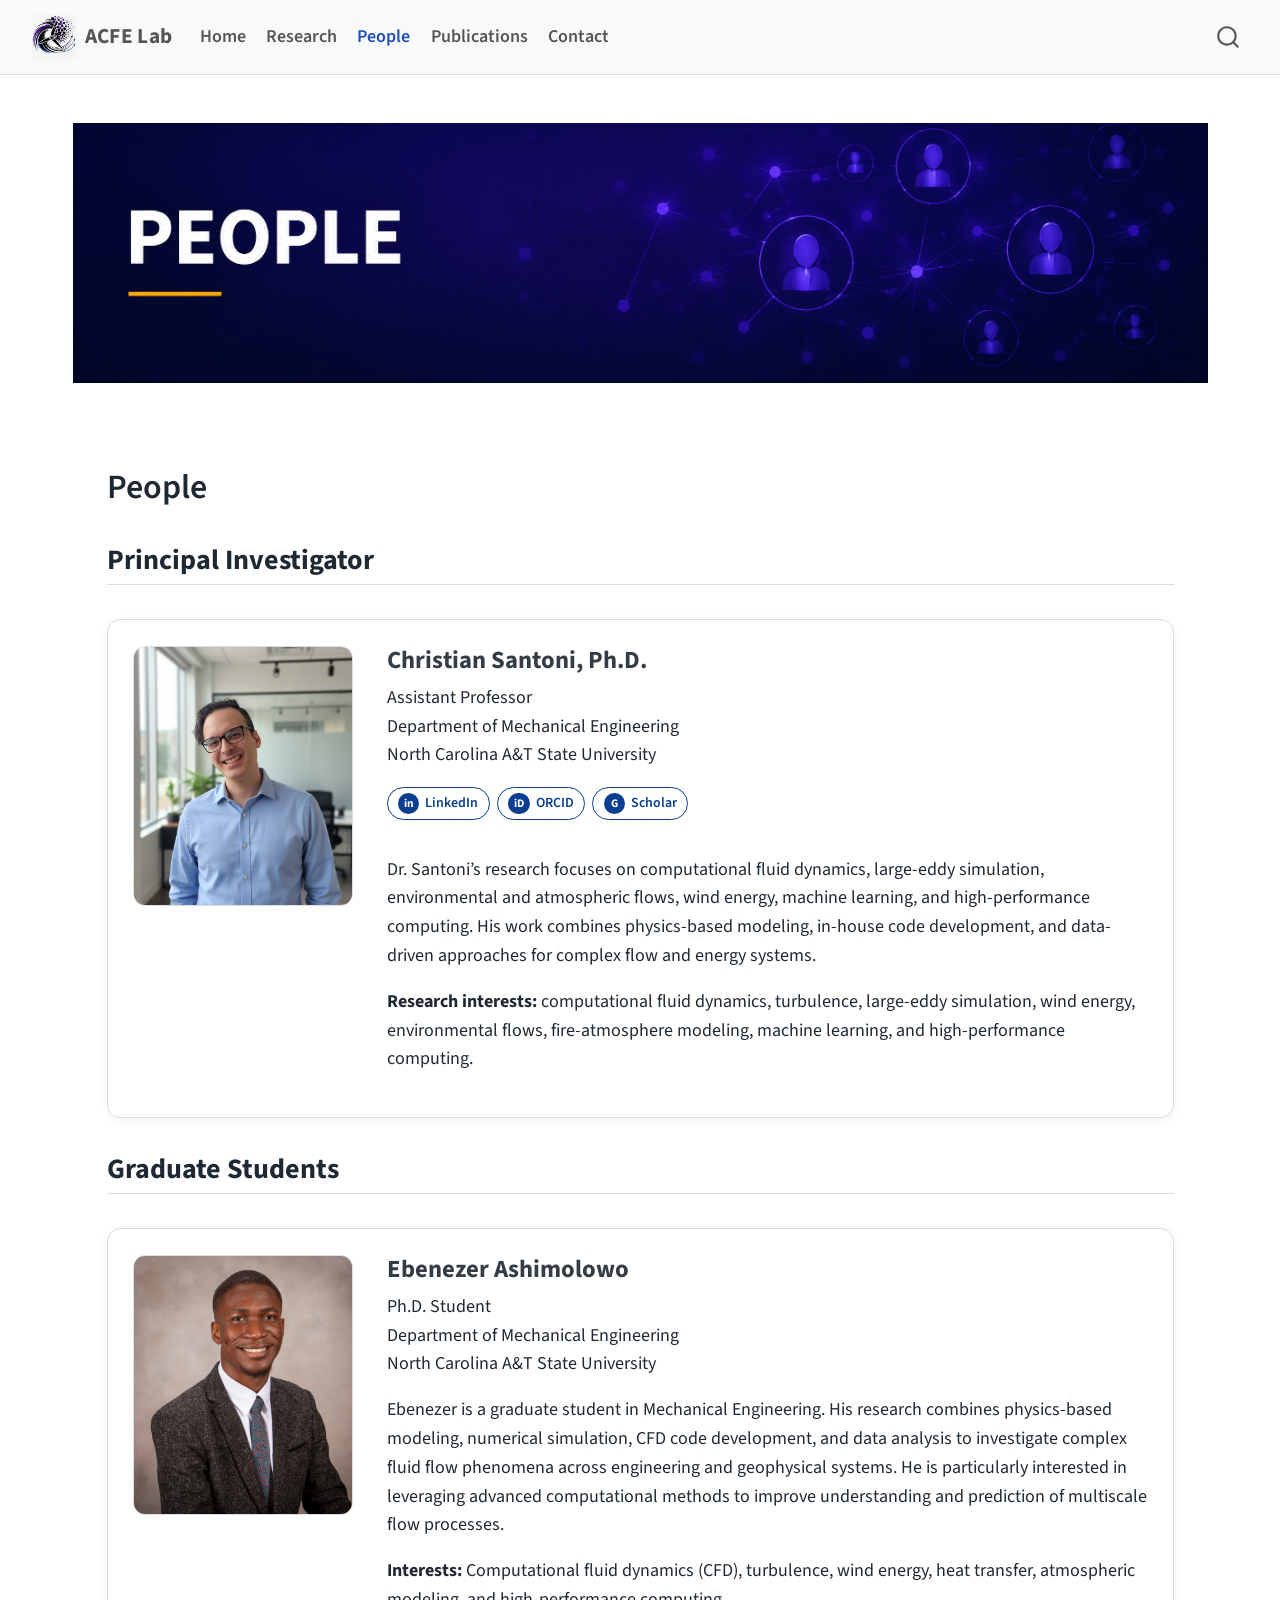
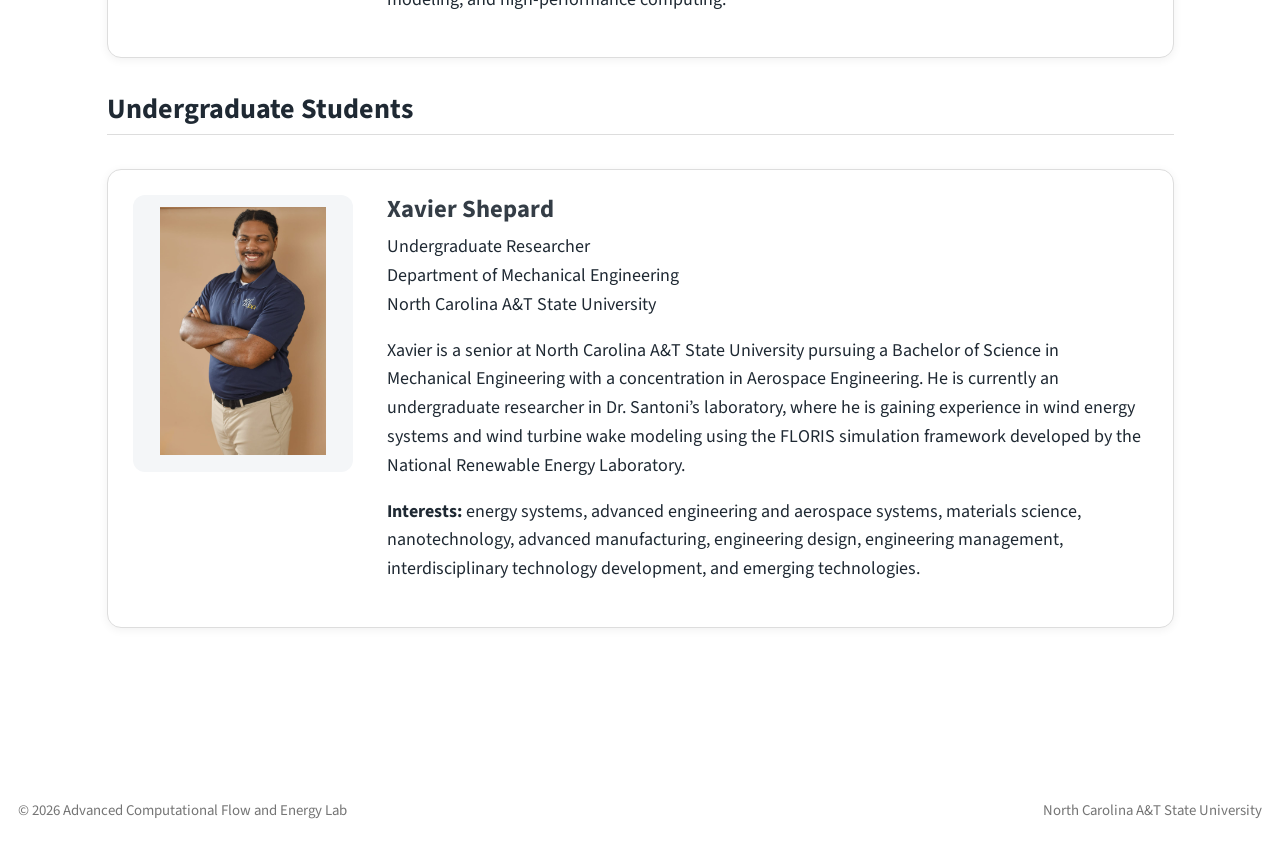
<file: docs/people.html>
<!DOCTYPE html>
<html xmlns="http://www.w3.org/1999/xhtml" lang="en" xml:lang="en"><head>

<meta charset="utf-8">
<meta name="generator" content="quarto-1.10.3">

<meta name="viewport" content="width=device-width, initial-scale=1.0, user-scalable=yes">


<title>People – ACFE Lab</title>
<style>
/* Default styles provided by pandoc.
** See https://pandoc.org/MANUAL.html#variables-for-html for config info.
*/
code{white-space: pre-wrap;}
span.smallcaps{font-variant: small-caps;}
div.columns{display: flex; gap: min(4vw, 1.5em);}
div.column{flex: auto; overflow-x: auto;}
div.hanging-indent{margin-left: 1.5em; text-indent: -1.5em;}
ul.task-list{list-style: none;}
ul.task-list li input[type="checkbox"] {
  width: 0.8em;
  margin: 0 0.8em 0.2em -1em; /* quarto-specific, see https://github.com/quarto-dev/quarto-cli/issues/4556 */ 
  vertical-align: middle;
}
</style>


<script src="site_libs/quarto-nav/quarto-nav.js"></script>
<script src="site_libs/quarto-nav/headroom.min.js"></script>
<script src="site_libs/clipboard/clipboard.min.js"></script>
<script src="site_libs/quarto-search/autocomplete.umd.js"></script>
<script src="site_libs/quarto-search/fuse.min.js"></script>
<script src="site_libs/quarto-search/quarto-search.js"></script>
<meta name="quarto:offset" content="./">
<link href="./images/logo/acfe-logo-mark-64.png" rel="icon" type="image/png">
<script src="site_libs/quarto-html/quarto.js" type="module"></script>
<script src="site_libs/quarto-html/tabsets/tabsets.js" type="module"></script>
<script src="site_libs/quarto-html/popper.min.js"></script>
<script src="site_libs/quarto-html/tippy.umd.min.js"></script>
<script src="site_libs/quarto-html/anchor.min.js"></script>
<link href="site_libs/quarto-html/tippy.css" rel="stylesheet">
<link href="site_libs/quarto-html/quarto-syntax-highlighting-e44360b8a8db1e130c7792fece1c8032.css" rel="stylesheet" id="quarto-text-highlighting-styles">
<script src="site_libs/bootstrap/bootstrap.min.js"></script>
<link href="site_libs/bootstrap/bootstrap-icons.css" rel="stylesheet">
<link href="site_libs/bootstrap/bootstrap-fc829330ec420ad3fe47242885d571da.min.css" rel="stylesheet" append-hash="true" id="quarto-bootstrap" data-mode="light">
<script id="quarto-search-options" type="application/json">{
  "location": "navbar",
  "copy-button": false,
  "collapse-after": 3,
  "panel-placement": "end",
  "type": "overlay",
  "limit": 50,
  "keyboard-shortcut": [
    "f",
    "/",
    "s"
  ],
  "show-item-context": false,
  "language": {
    "search-no-results-text": "No results",
    "search-matching-documents-text": "matching documents",
    "search-copy-link-title": "Copy link to search",
    "search-hide-matches-text": "Hide additional matches",
    "search-more-match-text": "more match in this document",
    "search-more-matches-text": "more matches in this document",
    "search-clear-button-title": "Clear",
    "search-text-placeholder": "",
    "search-detached-cancel-button-title": "Cancel",
    "search-submit-button-title": "Submit",
    "search-label": "Search"
  }
}</script>


<link rel="stylesheet" href="styles.css">
</head>

<body class="nav-fixed quarto-light">

<div id="quarto-search-results"></div>
  <header id="quarto-header" class="headroom fixed-top">
    <nav class="navbar navbar-expand-lg " data-bs-theme="dark">
      <div class="navbar-container container-fluid">
      <div class="navbar-brand-container mx-auto">
    <a href="./index.html" class="navbar-brand navbar-brand-logo">
    <img src="./images/logo/acfe-logo-mark.png" alt="" class="navbar-logo light-content">
    <img src="./images/logo/acfe-logo-mark.png" alt="" class="navbar-logo dark-content">
    </a>
    <a class="navbar-brand" href="./index.html">
    <span class="navbar-title">ACFE Lab</span>
    </a>
  </div>
            <div id="quarto-search" class="" title="Search"></div>
          <button class="navbar-toggler" type="button" data-bs-toggle="collapse" data-bs-target="#navbarCollapse" aria-controls="navbarCollapse" role="menu" aria-expanded="false" aria-label="Toggle navigation" onclick="if (window.quartoToggleHeadroom) { window.quartoToggleHeadroom(); }">
  <span class="navbar-toggler-icon"></span>
</button>
          <div class="collapse navbar-collapse" id="navbarCollapse">
            <ul class="navbar-nav navbar-nav-scroll me-auto">
  <li class="nav-item">
    <a class="nav-link" href="./index.html"> 
<span class="menu-text">Home</span></a>
  </li>  
  <li class="nav-item">
    <a class="nav-link" href="./research.html"> 
<span class="menu-text">Research</span></a>
  </li>  
  <li class="nav-item">
    <a class="nav-link active" href="./people.html" aria-current="page"> 
<span class="menu-text">People</span></a>
  </li>  
  <li class="nav-item">
    <a class="nav-link" href="./publications.html"> 
<span class="menu-text">Publications</span></a>
  </li>  
  <li class="nav-item">
    <a class="nav-link" href="./contact.html"> 
<span class="menu-text">Contact</span></a>
  </li>  
</ul>
          </div> <!-- /navcollapse -->
            <div class="quarto-navbar-tools">
</div>
      </div> <!-- /container-fluid -->
    </nav>
</header>
<!-- content -->
<div id="quarto-content" class="quarto-container page-columns page-rows-contents page-layout-full page-navbar">
<!-- sidebar -->
<!-- margin-sidebar -->
    
<!-- main -->
<main class="content column-page" id="quarto-document-content"><header id="title-block-header" class="quarto-title-block"></header>




<div class="image-banner">
<p><img src="images/banners/people-banner.png" class="img-fluid"></p>
</div>
<section id="people" class="level1 content-section">
<h1>People</h1>
<section id="principal-investigator" class="level2">
<h2 class="anchored" data-anchor-id="principal-investigator">Principal Investigator</h2>
<div class="person-card">
<div class="person-photo">
<p><img src="images/people/ChristianSantoni2.jpg" class="img-fluid"></p>
</div>
<section id="christian-santoni-ph.d." class="level3 person-info">
<h3 class="anchored" data-anchor-id="christian-santoni-ph.d.">Christian Santoni, Ph.D.</h3>
<p>Assistant Professor <br> Department of Mechanical Engineering <br> North Carolina A&amp;T State University</p>
<div class="profile-links">
<p><a class="profile-button" href="https://www.linkedin.com/in/christian-santoni-pr" target="_blank" rel="noopener"> <span class="button-icon">in</span> LinkedIn </a></p>
<p><a class="profile-button" href="https://orcid.org/0000-0002-7578-2161" target="_blank" rel="noopener"> <span class="button-icon">iD</span> ORCID </a></p>
<p><a class="profile-button" href="https://scholar.google.com/citations?user=sIqvB2oAAAAJ" target="_blank" rel="noopener"> <span class="button-icon">G</span> Scholar </a></p>
</div>
<!--
::: {.profile-links}
[LinkedIn](https://www.linkedin.com/in/christian-santoni-pr){.profile-button}
[ORCID](https://orcid.org/0000-0002-7578-2161){.profile-button}
[Google Scholar](https://scholar.google.com/citations?user=sIqvB2oAAAAJ){.profile-button}
:::
[LinkedIn](https://www.linkedin.com/in/christian-santoni-pr) | 
[ORCID](https://orcid.org/0000-0002-7578-2161) | 
[Google Scholar](https://scholar.google.com/citations?user=sIqvB2oAAAAJ)
-->
<p>Dr.&nbsp;Santoni’s research focuses on computational fluid dynamics, large-eddy simulation, environmental and atmospheric flows, wind energy, machine learning, and high-performance computing. His work combines physics-based modeling, in-house code development, and data-driven approaches for complex flow and energy systems.</p>
<p><strong>Research interests:</strong> computational fluid dynamics, turbulence, large-eddy simulation, wind energy, environmental flows, fire-atmosphere modeling, machine learning, and high-performance computing.</p>
</section>
</div>
</section>
<section id="graduate-students" class="level2">
<h2 class="anchored" data-anchor-id="graduate-students">Graduate Students</h2>
<div class="person-card">
<div class="person-photo">
<p><img src="images/people/EbenezerAshimolowo.jpeg" class="img-fluid"></p>
</div>
<section id="ebenezer-ashimolowo" class="level3 person-info">
<h3 class="anchored" data-anchor-id="ebenezer-ashimolowo">Ebenezer Ashimolowo</h3>
<p>Ph.D.&nbsp;Student <br> Department of Mechanical Engineering <br> North Carolina A&amp;T State University</p>
<p>Ebenezer is a graduate student in Mechanical Engineering. His research combines physics-based modeling, numerical simulation, CFD code development, and data analysis to investigate complex fluid flow phenomena across engineering and geophysical systems. He is particularly interested in leveraging advanced computational methods to improve understanding and prediction of multiscale flow processes.</p>
<p><strong>Interests:</strong> Computational fluid dynamics (CFD), turbulence, wind energy, heat transfer, atmospheric modeling, and high-performance computing.</p>
</section>
</div>
<!--
::: {.person-card}

::: {.person-photo}
![](images/people/student-name.jpg)
:::

::: {.person-info}
### Student Name

Ph.D. Student  
Department of Mechanical Engineering  
North Carolina A&T State University  

Research area: brief description of the student's research project.

**Interests:** computational fluid dynamics, machine learning, turbulence, high-performance computing.
:::

:::
-->
</section>
<section id="undergraduate-students" class="level2">
<h2 class="anchored" data-anchor-id="undergraduate-students">Undergraduate Students</h2>
<div class="person-card">
<div class="person-photo student-photo-headroom">
<p><img src="images/people/XavierShepard.jpeg" class="img-fluid"></p>
</div>
<section id="xavier-shepard" class="level3 person-info">
<h3 class="anchored" data-anchor-id="xavier-shepard">Xavier Shepard</h3>
<p>Undergraduate Researcher <br> Department of Mechanical Engineering <br> North Carolina A&amp;T State University</p>
<p>Xavier is a senior at North Carolina A&amp;T State University pursuing a Bachelor of Science in Mechanical Engineering with a concentration in Aerospace Engineering. He is currently an undergraduate researcher in Dr.&nbsp;Santoni’s laboratory, where he is gaining experience in wind energy systems and wind turbine wake modeling using the FLORIS simulation framework developed by the National Renewable Energy Laboratory.</p>
<p><strong>Interests:</strong> energy systems, advanced engineering and aerospace systems, materials science, nanotechnology, advanced manufacturing, engineering design, engineering management, interdisciplinary technology development, and emerging technologies.</p>
</section>
</div>
<!--
::: {.person-card}

::: {.person-photo}
![](images/people/student-name.jpg)
:::

::: {.person-info}
### Student Name

Undergraduate Researcher  
Department of Mechanical Engineering  
North Carolina A&T State University  

Research area: brief description of the student's research project.
:::

:::
-->
<!--
## Alumni and Former Members

Former lab members will be listed here.

:::

-->


</section>
</section>

</main> <!-- /main -->
<script id="quarto-html-after-body" type="application/javascript">
  window.document.addEventListener("DOMContentLoaded", function (event) {
    const icon = "";
    const anchorJS = new window.AnchorJS();
    anchorJS.options = {
      placement: 'right',
      icon: icon
    };
    anchorJS.add('.anchored');
    const isCodeAnnotation = (el) => {
      for (const clz of el.classList) {
        if (clz.startsWith('code-annotation-')) {                     
          return true;
        }
      }
      return false;
    }
    const onCopySuccess = function(e) {
      // button target
      const button = e.trigger;
      // don't keep focus
      button.blur();
      // flash "checked"
      button.classList.add('code-copy-button-checked');
      var currentTitle = button.getAttribute("title");
      button.setAttribute("title", "Copied!");
      let tooltip;
      if (window.bootstrap) {
        button.setAttribute("data-bs-toggle", "tooltip");
        button.setAttribute("data-bs-placement", "left");
        button.setAttribute("data-bs-title", "Copied!");
        tooltip = new bootstrap.Tooltip(button, 
          { trigger: "manual", 
            customClass: "code-copy-button-tooltip",
            offset: [0, -8]});
        tooltip.show();    
      }
      setTimeout(function() {
        if (tooltip) {
          tooltip.hide();
          button.removeAttribute("data-bs-title");
          button.removeAttribute("data-bs-toggle");
          button.removeAttribute("data-bs-placement");
        }
        button.setAttribute("title", currentTitle);
        button.classList.remove('code-copy-button-checked');
      }, 1000);
      // clear code selection
      e.clearSelection();
    }
    const getTextToCopy = function(trigger) {
      const outerScaffold = trigger.parentElement.cloneNode(true);
      const codeEl = outerScaffold.querySelector('code');
      for (const childEl of codeEl.children) {
        if (isCodeAnnotation(childEl)) {
          childEl.remove();
        }
      }
      return codeEl.innerText;
    }
    const clipboard = new window.ClipboardJS('.code-copy-button:not([data-in-quarto-modal])', {
      text: getTextToCopy
    });
    clipboard.on('success', onCopySuccess);
    if (window.document.getElementById('quarto-embedded-source-code-modal')) {
      const clipboardModal = new window.ClipboardJS('.code-copy-button[data-in-quarto-modal]', {
        text: getTextToCopy,
        container: window.document.getElementById('quarto-embedded-source-code-modal')
      });
      clipboardModal.on('success', onCopySuccess);
    }
      var localhostRegex = new RegExp(/^(?:http|https):\/\/localhost\:?[0-9]*\//);
      var mailtoRegex = new RegExp(/^mailto:/);
        var filterRegex = new RegExp('/' + window.location.host + '/');
      var isInternal = (href) => {
          return filterRegex.test(href) || localhostRegex.test(href) || mailtoRegex.test(href);
      }
      // Inspect non-navigation links and adorn them if external
     var links = window.document.querySelectorAll('a[href]:not(.nav-link):not(.navbar-brand):not(.toc-action):not(.sidebar-link):not(.sidebar-item-toggle):not(.pagination-link):not(.no-external):not([aria-hidden]):not(.dropdown-item):not(.quarto-navigation-tool):not(.about-link)');
      for (var i=0; i<links.length; i++) {
        const link = links[i];
        if (!isInternal(link.href)) {
          // undo the damage that might have been done by quarto-nav.js in the case of
          // links that we want to consider external
          if (link.dataset.originalHref !== undefined) {
            link.href = link.dataset.originalHref;
          }
        }
      }
    function tippyHover(el, contentFn, onTriggerFn, onUntriggerFn) {
      const config = {
        allowHTML: true,
        maxWidth: 500,
        delay: 100,
        arrow: false,
        appendTo: function(el) {
            return el.parentElement;
        },
        interactive: true,
        interactiveBorder: 10,
        theme: 'quarto',
        placement: 'bottom-start',
      };
      if (contentFn) {
        config.content = contentFn;
      }
      if (onTriggerFn) {
        config.onTrigger = onTriggerFn;
      }
      if (onUntriggerFn) {
        config.onUntrigger = onUntriggerFn;
      }
      window.tippy(el, config); 
    }
    const noterefs = window.document.querySelectorAll('a[role="doc-noteref"]');
    for (var i=0; i<noterefs.length; i++) {
      const ref = noterefs[i];
      tippyHover(ref, function() {
        // use id or data attribute instead here
        let href = ref.getAttribute('data-footnote-href') || ref.getAttribute('href');
        try { href = new URL(href).hash; } catch {}
        const id = href.replace(/^#\/?/, "");
        const note = window.document.getElementById(id);
        if (note) {
          return note.innerHTML;
        } else {
          return "";
        }
      });
    }
    const xrefs = window.document.querySelectorAll('a.quarto-xref');
    const processXRef = (id, note) => {
      // Strip column container classes
      const stripColumnClz = (el) => {
        el.classList.remove("page-full", "page-columns");
        if (el.children) {
          for (const child of el.children) {
            stripColumnClz(child);
          }
        }
      }
      stripColumnClz(note)
      if (id === null || id.startsWith('sec-')) {
        // Special case sections, only their first couple elements
        const container = document.createElement("div");
        if (note.children && note.children.length > 2) {
          container.appendChild(note.children[0].cloneNode(true));
          for (let i = 1; i < note.children.length; i++) {
            const child = note.children[i];
            if (child.tagName === "P" && child.innerText === "") {
              continue;
            } else {
              container.appendChild(child.cloneNode(true));
              break;
            }
          }
          if (window.Quarto?.typesetMath) {
            window.Quarto.typesetMath(container);
          }
          return container.innerHTML
        } else {
          if (window.Quarto?.typesetMath) {
            window.Quarto.typesetMath(note);
          }
          return note.innerHTML;
        }
      } else {
        // Remove any anchor links if they are present
        const anchorLink = note.querySelector('a.anchorjs-link');
        if (anchorLink) {
          anchorLink.remove();
        }
        if (window.Quarto?.typesetMath) {
          window.Quarto.typesetMath(note);
        }
        if (note.classList.contains("callout")) {
          return note.outerHTML;
        } else {
          return note.innerHTML;
        }
      }
    }
    for (var i=0; i<xrefs.length; i++) {
      const xref = xrefs[i];
      tippyHover(xref, undefined, function(instance) {
        instance.disable();
        let url = xref.getAttribute('href');
        let hash = undefined; 
        if (url.startsWith('#')) {
          hash = url;
        } else {
          try { hash = new URL(url).hash; } catch {}
        }
        if (hash) {
          const id = hash.replace(/^#\/?/, "");
          const note = window.document.getElementById(id);
          if (note !== null) {
            try {
              const html = processXRef(id, note.cloneNode(true));
              instance.setContent(html);
            } finally {
              instance.enable();
              instance.show();
            }
          } else {
            // See if we can fetch this
            fetch(url.split('#')[0])
            .then(res => res.text())
            .then(html => {
              const parser = new DOMParser();
              const htmlDoc = parser.parseFromString(html, "text/html");
              const note = htmlDoc.getElementById(id);
              if (note !== null) {
                const html = processXRef(id, note);
                instance.setContent(html);
              } 
            }).finally(() => {
              instance.enable();
              instance.show();
            });
          }
        } else {
          // See if we can fetch a full url (with no hash to target)
          // This is a special case and we should probably do some content thinning / targeting
          fetch(url)
          .then(res => res.text())
          .then(html => {
            const parser = new DOMParser();
            const htmlDoc = parser.parseFromString(html, "text/html");
            const note = htmlDoc.querySelector('main.content');
            if (note !== null) {
              // This should only happen for chapter cross references
              // (since there is no id in the URL)
              // remove the first header
              if (note.children.length > 0 && note.children[0].tagName === "HEADER") {
                note.children[0].remove();
              }
              const html = processXRef(null, note);
              instance.setContent(html);
            } 
          }).finally(() => {
            instance.enable();
            instance.show();
          });
        }
      }, function(instance) {
      });
    }
        let selectedAnnoteEl;
        const selectorForAnnotation = ( cell, annotation) => {
          let cellAttr = 'data-code-cell="' + cell + '"';
          let lineAttr = 'data-code-annotation="' +  annotation + '"';
          const selector = 'span[' + cellAttr + '][' + lineAttr + ']';
          return selector;
        }
        const selectCodeLines = (annoteEl) => {
          const doc = window.document;
          const targetCell = annoteEl.getAttribute("data-target-cell");
          const targetAnnotation = annoteEl.getAttribute("data-target-annotation");
          const annoteSpan = window.document.querySelector(selectorForAnnotation(targetCell, targetAnnotation));
          const lines = annoteSpan.getAttribute("data-code-lines").split(",");
          const lineIds = lines.map((line) => {
            return targetCell + "-" + line;
          })
          let top = null;
          let height = null;
          let parent = null;
          if (lineIds.length > 0) {
              //compute the position of the single el (top and bottom and make a div)
              const el = window.document.getElementById(lineIds[0]);
              top = el.offsetTop;
              height = el.offsetHeight;
              parent = el.parentElement.parentElement;
            if (lineIds.length > 1) {
              const lastEl = window.document.getElementById(lineIds[lineIds.length - 1]);
              const bottom = lastEl.offsetTop + lastEl.offsetHeight;
              height = bottom - top;
            }
            if (top !== null && height !== null && parent !== null) {
              // cook up a div (if necessary) and position it 
              let div = window.document.getElementById("code-annotation-line-highlight");
              if (div === null) {
                div = window.document.createElement("div");
                div.setAttribute("id", "code-annotation-line-highlight");
                div.style.position = 'absolute';
                parent.appendChild(div);
              }
              div.style.top = top - 2 + "px";
              div.style.height = height + 4 + "px";
              div.style.left = 0;
              let gutterDiv = window.document.getElementById("code-annotation-line-highlight-gutter");
              if (gutterDiv === null) {
                gutterDiv = window.document.createElement("div");
                gutterDiv.setAttribute("id", "code-annotation-line-highlight-gutter");
                gutterDiv.style.position = 'absolute';
                const codeCell = window.document.getElementById(targetCell);
                const gutter = codeCell.querySelector('.code-annotation-gutter');
                gutter.appendChild(gutterDiv);
              }
              gutterDiv.style.top = top - 2 + "px";
              gutterDiv.style.height = height + 4 + "px";
            }
            selectedAnnoteEl = annoteEl;
          }
        };
        const unselectCodeLines = () => {
          const elementsIds = ["code-annotation-line-highlight", "code-annotation-line-highlight-gutter"];
          elementsIds.forEach((elId) => {
            const div = window.document.getElementById(elId);
            if (div) {
              div.remove();
            }
          });
          selectedAnnoteEl = undefined;
        };
          // Handle positioning of the toggle
      window.addEventListener(
        "resize",
        throttle(() => {
          elRect = undefined;
          if (selectedAnnoteEl) {
            selectCodeLines(selectedAnnoteEl);
          }
        }, 10)
      );
      function throttle(fn, ms) {
      let throttle = false;
      let timer;
        return (...args) => {
          if(!throttle) { // first call gets through
              fn.apply(this, args);
              throttle = true;
          } else { // all the others get throttled
              if(timer) clearTimeout(timer); // cancel #2
              timer = setTimeout(() => {
                fn.apply(this, args);
                timer = throttle = false;
              }, ms);
          }
        };
      }
        // Attach click handler to the DT
        const annoteDls = window.document.querySelectorAll('dt[data-target-cell]');
        for (const annoteDlNode of annoteDls) {
          annoteDlNode.addEventListener('click', (event) => {
            const clickedEl = event.target;
            if (clickedEl !== selectedAnnoteEl) {
              unselectCodeLines();
              const activeEl = window.document.querySelector('dt[data-target-cell].code-annotation-active');
              if (activeEl) {
                activeEl.classList.remove('code-annotation-active');
              }
              selectCodeLines(clickedEl);
              clickedEl.classList.add('code-annotation-active');
            } else {
              // Unselect the line
              unselectCodeLines();
              clickedEl.classList.remove('code-annotation-active');
            }
          });
        }
    const findCites = (el) => {
      const parentEl = el.parentElement;
      if (parentEl) {
        const cites = parentEl.dataset.cites;
        if (cites) {
          return {
            el,
            cites: cites.split(' ')
          };
        } else {
          return findCites(el.parentElement)
        }
      } else {
        return undefined;
      }
    };
    var bibliorefs = window.document.querySelectorAll('a[role="doc-biblioref"]');
    for (var i=0; i<bibliorefs.length; i++) {
      const ref = bibliorefs[i];
      const citeInfo = findCites(ref);
      if (citeInfo) {
        tippyHover(citeInfo.el, function() {
          var popup = window.document.createElement('div');
          citeInfo.cites.forEach(function(cite) {
            var citeDiv = window.document.createElement('div');
            citeDiv.classList.add('hanging-indent');
            citeDiv.classList.add('csl-entry');
            var biblioDiv = window.document.getElementById('ref-' + cite);
            if (biblioDiv) {
              citeDiv.innerHTML = biblioDiv.innerHTML;
            }
            popup.appendChild(citeDiv);
          });
          return popup.innerHTML;
        });
      }
    }
  });
  </script>
</div> <!-- /content -->
<footer class="footer">
  <div class="nav-footer">
    <div class="nav-footer-left">
<p>© 2026 Advanced Computational Flow and Energy Lab</p>
</div>   
    <div class="nav-footer-center">
      &nbsp;
    </div>
    <div class="nav-footer-right">
<p>North Carolina A&amp;T State University</p>
</div>
  </div>
</footer>




</body></html>
</file>
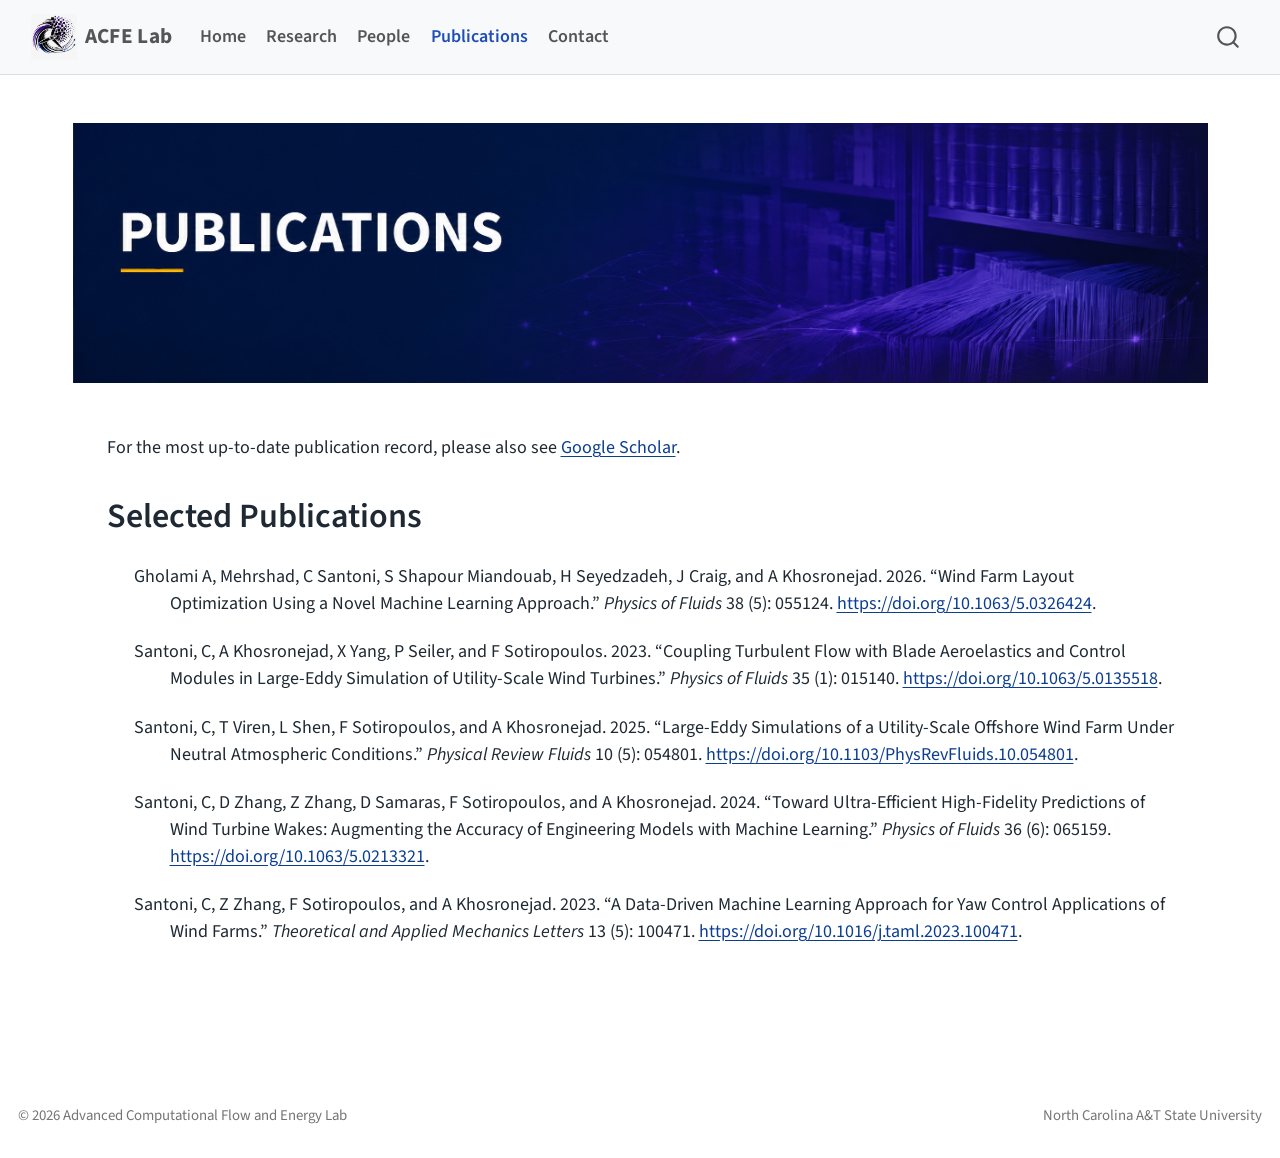
<file: docs/publications.html>
<!DOCTYPE html>
<html xmlns="http://www.w3.org/1999/xhtml" lang="en" xml:lang="en"><head>

<meta charset="utf-8">
<meta name="generator" content="quarto-1.10.3">

<meta name="viewport" content="width=device-width, initial-scale=1.0, user-scalable=yes">


<title>Publications – ACFE Lab</title>
<style>
/* Default styles provided by pandoc.
** See https://pandoc.org/MANUAL.html#variables-for-html for config info.
*/
code{white-space: pre-wrap;}
span.smallcaps{font-variant: small-caps;}
div.columns{display: flex; gap: min(4vw, 1.5em);}
div.column{flex: auto; overflow-x: auto;}
div.hanging-indent{margin-left: 1.5em; text-indent: -1.5em;}
ul.task-list{list-style: none;}
ul.task-list li input[type="checkbox"] {
  width: 0.8em;
  margin: 0 0.8em 0.2em -1em; /* quarto-specific, see https://github.com/quarto-dev/quarto-cli/issues/4556 */ 
  vertical-align: middle;
}
/* CSS for citations */
div.csl-bib-body { }
div.csl-entry {
  clear: both;
}
.hanging-indent div.csl-entry {
  margin-left:2em;
  text-indent:-2em;
}
div.csl-left-margin {
  min-width:2em;
  float:left;
}
div.csl-right-inline {
  margin-left:2em;
  padding-left:1em;
}
div.csl-indent {
  margin-left: 2em;
}</style>


<script src="site_libs/quarto-nav/quarto-nav.js"></script>
<script src="site_libs/quarto-nav/headroom.min.js"></script>
<script src="site_libs/clipboard/clipboard.min.js"></script>
<script src="site_libs/quarto-search/autocomplete.umd.js"></script>
<script src="site_libs/quarto-search/fuse.min.js"></script>
<script src="site_libs/quarto-search/quarto-search.js"></script>
<meta name="quarto:offset" content="./">
<link href="./images/logo/acfe-logo-mark-64.png" rel="icon" type="image/png">
<script src="site_libs/quarto-html/quarto.js" type="module"></script>
<script src="site_libs/quarto-html/tabsets/tabsets.js" type="module"></script>
<script src="site_libs/quarto-html/popper.min.js"></script>
<script src="site_libs/quarto-html/tippy.umd.min.js"></script>
<script src="site_libs/quarto-html/anchor.min.js"></script>
<link href="site_libs/quarto-html/tippy.css" rel="stylesheet">
<link href="site_libs/quarto-html/quarto-syntax-highlighting-e44360b8a8db1e130c7792fece1c8032.css" rel="stylesheet" id="quarto-text-highlighting-styles">
<script src="site_libs/bootstrap/bootstrap.min.js"></script>
<link href="site_libs/bootstrap/bootstrap-icons.css" rel="stylesheet">
<link href="site_libs/bootstrap/bootstrap-fc829330ec420ad3fe47242885d571da.min.css" rel="stylesheet" append-hash="true" id="quarto-bootstrap" data-mode="light">
<script id="quarto-search-options" type="application/json">{
  "location": "navbar",
  "copy-button": false,
  "collapse-after": 3,
  "panel-placement": "end",
  "type": "overlay",
  "limit": 50,
  "keyboard-shortcut": [
    "f",
    "/",
    "s"
  ],
  "show-item-context": false,
  "language": {
    "search-no-results-text": "No results",
    "search-matching-documents-text": "matching documents",
    "search-copy-link-title": "Copy link to search",
    "search-hide-matches-text": "Hide additional matches",
    "search-more-match-text": "more match in this document",
    "search-more-matches-text": "more matches in this document",
    "search-clear-button-title": "Clear",
    "search-text-placeholder": "",
    "search-detached-cancel-button-title": "Cancel",
    "search-submit-button-title": "Submit",
    "search-label": "Search"
  }
}</script>


<link rel="stylesheet" href="styles.css">
</head>

<body class="nav-fixed quarto-light">

<div id="quarto-search-results"></div>
  <header id="quarto-header" class="headroom fixed-top">
    <nav class="navbar navbar-expand-lg " data-bs-theme="dark">
      <div class="navbar-container container-fluid">
      <div class="navbar-brand-container mx-auto">
    <a href="./index.html" class="navbar-brand navbar-brand-logo">
    <img src="./images/logo/acfe-logo-mark.png" alt="" class="navbar-logo light-content">
    <img src="./images/logo/acfe-logo-mark.png" alt="" class="navbar-logo dark-content">
    </a>
    <a class="navbar-brand" href="./index.html">
    <span class="navbar-title">ACFE Lab</span>
    </a>
  </div>
            <div id="quarto-search" class="" title="Search"></div>
          <button class="navbar-toggler" type="button" data-bs-toggle="collapse" data-bs-target="#navbarCollapse" aria-controls="navbarCollapse" role="menu" aria-expanded="false" aria-label="Toggle navigation" onclick="if (window.quartoToggleHeadroom) { window.quartoToggleHeadroom(); }">
  <span class="navbar-toggler-icon"></span>
</button>
          <div class="collapse navbar-collapse" id="navbarCollapse">
            <ul class="navbar-nav navbar-nav-scroll me-auto">
  <li class="nav-item">
    <a class="nav-link" href="./index.html"> 
<span class="menu-text">Home</span></a>
  </li>  
  <li class="nav-item">
    <a class="nav-link" href="./research.html"> 
<span class="menu-text">Research</span></a>
  </li>  
  <li class="nav-item">
    <a class="nav-link" href="./people.html"> 
<span class="menu-text">People</span></a>
  </li>  
  <li class="nav-item">
    <a class="nav-link active" href="./publications.html" aria-current="page"> 
<span class="menu-text">Publications</span></a>
  </li>  
  <li class="nav-item">
    <a class="nav-link" href="./contact.html"> 
<span class="menu-text">Contact</span></a>
  </li>  
</ul>
          </div> <!-- /navcollapse -->
            <div class="quarto-navbar-tools">
</div>
      </div> <!-- /container-fluid -->
    </nav>
</header>
<!-- content -->
<div id="quarto-content" class="quarto-container page-columns page-rows-contents page-layout-full page-navbar">
<!-- sidebar -->
<!-- margin-sidebar -->
    
<!-- main -->
<main class="content column-page" id="quarto-document-content"><header id="title-block-header" class="quarto-title-block"></header>




<div class="image-banner">
<p><img src="images/banners/publications-banner.png" class="img-fluid"></p>
</div>
<div class="content-section">
<p>For the most up-to-date publication record, please also see <a href="https://scholar.google.com/citations?user=sIqvB2oAAAAJ">Google Scholar</a>.</p>
<section id="selected-publications" class="level1">
<h1>Selected Publications</h1>
<div id="refs" class="references csl-bib-body hanging-indent" role="list">
<div id="ref-Gholami2026" class="csl-entry" role="listitem">
Gholami A, Mehrshad, C Santoni, S Shapour Miandouab, H Seyedzadeh, J Craig, and A Khosronejad. 2026. <span>“Wind Farm Layout Optimization Using a Novel Machine Learning Approach.”</span> <em>Physics of Fluids</em> 38 (5): 055124. <a href="https://doi.org/10.1063/5.0326424">https://doi.org/10.1063/5.0326424</a>.
</div>
<div id="ref-Santoni2023b" class="csl-entry" role="listitem">
Santoni, C, A Khosronejad, X Yang, P Seiler, and F Sotiropoulos. 2023. <span>“Coupling Turbulent Flow with Blade Aeroelastics and Control Modules in Large-Eddy Simulation of Utility-Scale Wind Turbines.”</span> <em>Physics of Fluids</em> 35 (1): 015140. <a href="https://doi.org/10.1063/5.0135518">https://doi.org/10.1063/5.0135518</a>.
</div>
<div id="ref-Santoni2025" class="csl-entry" role="listitem">
Santoni, C, T Viren, L Shen, F Sotiropoulos, and A Khosronejad. 2025. <span>“Large-Eddy Simulations of a Utility-Scale Offshore Wind Farm Under Neutral Atmospheric Conditions.”</span> <em>Physical Review Fluids</em> 10 (5): 054801. <a href="https://doi.org/10.1103/PhysRevFluids.10.054801">https://doi.org/10.1103/PhysRevFluids.10.054801</a>.
</div>
<div id="ref-Santoni2024" class="csl-entry" role="listitem">
Santoni, C, D Zhang, Z Zhang, D Samaras, F Sotiropoulos, and A Khosronejad. 2024. <span>“Toward Ultra-Efficient High-Fidelity Predictions of Wind Turbine Wakes: Augmenting the Accuracy of Engineering Models with Machine Learning.”</span> <em>Physics of Fluids</em> 36 (6): 065159. <a href="https://doi.org/10.1063/5.0213321">https://doi.org/10.1063/5.0213321</a>.
</div>
<div id="ref-Santoni2023" class="csl-entry" role="listitem">
Santoni, C, Z Zhang, F Sotiropoulos, and A Khosronejad. 2023. <span>“A Data-Driven Machine Learning Approach for Yaw Control Applications of Wind Farms.”</span> <em>Theoretical and Applied Mechanics Letters</em> 13 (5): 100471. <a href="https://doi.org/10.1016/j.taml.2023.100471">https://doi.org/10.1016/j.taml.2023.100471</a>.
</div>
</div>
</section>
</div>



</main> <!-- /main -->
<script id="quarto-html-after-body" type="application/javascript">
  window.document.addEventListener("DOMContentLoaded", function (event) {
    const icon = "";
    const anchorJS = new window.AnchorJS();
    anchorJS.options = {
      placement: 'right',
      icon: icon
    };
    anchorJS.add('.anchored');
    const isCodeAnnotation = (el) => {
      for (const clz of el.classList) {
        if (clz.startsWith('code-annotation-')) {                     
          return true;
        }
      }
      return false;
    }
    const onCopySuccess = function(e) {
      // button target
      const button = e.trigger;
      // don't keep focus
      button.blur();
      // flash "checked"
      button.classList.add('code-copy-button-checked');
      var currentTitle = button.getAttribute("title");
      button.setAttribute("title", "Copied!");
      let tooltip;
      if (window.bootstrap) {
        button.setAttribute("data-bs-toggle", "tooltip");
        button.setAttribute("data-bs-placement", "left");
        button.setAttribute("data-bs-title", "Copied!");
        tooltip = new bootstrap.Tooltip(button, 
          { trigger: "manual", 
            customClass: "code-copy-button-tooltip",
            offset: [0, -8]});
        tooltip.show();    
      }
      setTimeout(function() {
        if (tooltip) {
          tooltip.hide();
          button.removeAttribute("data-bs-title");
          button.removeAttribute("data-bs-toggle");
          button.removeAttribute("data-bs-placement");
        }
        button.setAttribute("title", currentTitle);
        button.classList.remove('code-copy-button-checked');
      }, 1000);
      // clear code selection
      e.clearSelection();
    }
    const getTextToCopy = function(trigger) {
      const outerScaffold = trigger.parentElement.cloneNode(true);
      const codeEl = outerScaffold.querySelector('code');
      for (const childEl of codeEl.children) {
        if (isCodeAnnotation(childEl)) {
          childEl.remove();
        }
      }
      return codeEl.innerText;
    }
    const clipboard = new window.ClipboardJS('.code-copy-button:not([data-in-quarto-modal])', {
      text: getTextToCopy
    });
    clipboard.on('success', onCopySuccess);
    if (window.document.getElementById('quarto-embedded-source-code-modal')) {
      const clipboardModal = new window.ClipboardJS('.code-copy-button[data-in-quarto-modal]', {
        text: getTextToCopy,
        container: window.document.getElementById('quarto-embedded-source-code-modal')
      });
      clipboardModal.on('success', onCopySuccess);
    }
      var localhostRegex = new RegExp(/^(?:http|https):\/\/localhost\:?[0-9]*\//);
      var mailtoRegex = new RegExp(/^mailto:/);
        var filterRegex = new RegExp('/' + window.location.host + '/');
      var isInternal = (href) => {
          return filterRegex.test(href) || localhostRegex.test(href) || mailtoRegex.test(href);
      }
      // Inspect non-navigation links and adorn them if external
     var links = window.document.querySelectorAll('a[href]:not(.nav-link):not(.navbar-brand):not(.toc-action):not(.sidebar-link):not(.sidebar-item-toggle):not(.pagination-link):not(.no-external):not([aria-hidden]):not(.dropdown-item):not(.quarto-navigation-tool):not(.about-link)');
      for (var i=0; i<links.length; i++) {
        const link = links[i];
        if (!isInternal(link.href)) {
          // undo the damage that might have been done by quarto-nav.js in the case of
          // links that we want to consider external
          if (link.dataset.originalHref !== undefined) {
            link.href = link.dataset.originalHref;
          }
        }
      }
    function tippyHover(el, contentFn, onTriggerFn, onUntriggerFn) {
      const config = {
        allowHTML: true,
        maxWidth: 500,
        delay: 100,
        arrow: false,
        appendTo: function(el) {
            return el.parentElement;
        },
        interactive: true,
        interactiveBorder: 10,
        theme: 'quarto',
        placement: 'bottom-start',
      };
      if (contentFn) {
        config.content = contentFn;
      }
      if (onTriggerFn) {
        config.onTrigger = onTriggerFn;
      }
      if (onUntriggerFn) {
        config.onUntrigger = onUntriggerFn;
      }
      window.tippy(el, config); 
    }
    const noterefs = window.document.querySelectorAll('a[role="doc-noteref"]');
    for (var i=0; i<noterefs.length; i++) {
      const ref = noterefs[i];
      tippyHover(ref, function() {
        // use id or data attribute instead here
        let href = ref.getAttribute('data-footnote-href') || ref.getAttribute('href');
        try { href = new URL(href).hash; } catch {}
        const id = href.replace(/^#\/?/, "");
        const note = window.document.getElementById(id);
        if (note) {
          return note.innerHTML;
        } else {
          return "";
        }
      });
    }
    const xrefs = window.document.querySelectorAll('a.quarto-xref');
    const processXRef = (id, note) => {
      // Strip column container classes
      const stripColumnClz = (el) => {
        el.classList.remove("page-full", "page-columns");
        if (el.children) {
          for (const child of el.children) {
            stripColumnClz(child);
          }
        }
      }
      stripColumnClz(note)
      if (id === null || id.startsWith('sec-')) {
        // Special case sections, only their first couple elements
        const container = document.createElement("div");
        if (note.children && note.children.length > 2) {
          container.appendChild(note.children[0].cloneNode(true));
          for (let i = 1; i < note.children.length; i++) {
            const child = note.children[i];
            if (child.tagName === "P" && child.innerText === "") {
              continue;
            } else {
              container.appendChild(child.cloneNode(true));
              break;
            }
          }
          if (window.Quarto?.typesetMath) {
            window.Quarto.typesetMath(container);
          }
          return container.innerHTML
        } else {
          if (window.Quarto?.typesetMath) {
            window.Quarto.typesetMath(note);
          }
          return note.innerHTML;
        }
      } else {
        // Remove any anchor links if they are present
        const anchorLink = note.querySelector('a.anchorjs-link');
        if (anchorLink) {
          anchorLink.remove();
        }
        if (window.Quarto?.typesetMath) {
          window.Quarto.typesetMath(note);
        }
        if (note.classList.contains("callout")) {
          return note.outerHTML;
        } else {
          return note.innerHTML;
        }
      }
    }
    for (var i=0; i<xrefs.length; i++) {
      const xref = xrefs[i];
      tippyHover(xref, undefined, function(instance) {
        instance.disable();
        let url = xref.getAttribute('href');
        let hash = undefined; 
        if (url.startsWith('#')) {
          hash = url;
        } else {
          try { hash = new URL(url).hash; } catch {}
        }
        if (hash) {
          const id = hash.replace(/^#\/?/, "");
          const note = window.document.getElementById(id);
          if (note !== null) {
            try {
              const html = processXRef(id, note.cloneNode(true));
              instance.setContent(html);
            } finally {
              instance.enable();
              instance.show();
            }
          } else {
            // See if we can fetch this
            fetch(url.split('#')[0])
            .then(res => res.text())
            .then(html => {
              const parser = new DOMParser();
              const htmlDoc = parser.parseFromString(html, "text/html");
              const note = htmlDoc.getElementById(id);
              if (note !== null) {
                const html = processXRef(id, note);
                instance.setContent(html);
              } 
            }).finally(() => {
              instance.enable();
              instance.show();
            });
          }
        } else {
          // See if we can fetch a full url (with no hash to target)
          // This is a special case and we should probably do some content thinning / targeting
          fetch(url)
          .then(res => res.text())
          .then(html => {
            const parser = new DOMParser();
            const htmlDoc = parser.parseFromString(html, "text/html");
            const note = htmlDoc.querySelector('main.content');
            if (note !== null) {
              // This should only happen for chapter cross references
              // (since there is no id in the URL)
              // remove the first header
              if (note.children.length > 0 && note.children[0].tagName === "HEADER") {
                note.children[0].remove();
              }
              const html = processXRef(null, note);
              instance.setContent(html);
            } 
          }).finally(() => {
            instance.enable();
            instance.show();
          });
        }
      }, function(instance) {
      });
    }
        let selectedAnnoteEl;
        const selectorForAnnotation = ( cell, annotation) => {
          let cellAttr = 'data-code-cell="' + cell + '"';
          let lineAttr = 'data-code-annotation="' +  annotation + '"';
          const selector = 'span[' + cellAttr + '][' + lineAttr + ']';
          return selector;
        }
        const selectCodeLines = (annoteEl) => {
          const doc = window.document;
          const targetCell = annoteEl.getAttribute("data-target-cell");
          const targetAnnotation = annoteEl.getAttribute("data-target-annotation");
          const annoteSpan = window.document.querySelector(selectorForAnnotation(targetCell, targetAnnotation));
          const lines = annoteSpan.getAttribute("data-code-lines").split(",");
          const lineIds = lines.map((line) => {
            return targetCell + "-" + line;
          })
          let top = null;
          let height = null;
          let parent = null;
          if (lineIds.length > 0) {
              //compute the position of the single el (top and bottom and make a div)
              const el = window.document.getElementById(lineIds[0]);
              top = el.offsetTop;
              height = el.offsetHeight;
              parent = el.parentElement.parentElement;
            if (lineIds.length > 1) {
              const lastEl = window.document.getElementById(lineIds[lineIds.length - 1]);
              const bottom = lastEl.offsetTop + lastEl.offsetHeight;
              height = bottom - top;
            }
            if (top !== null && height !== null && parent !== null) {
              // cook up a div (if necessary) and position it 
              let div = window.document.getElementById("code-annotation-line-highlight");
              if (div === null) {
                div = window.document.createElement("div");
                div.setAttribute("id", "code-annotation-line-highlight");
                div.style.position = 'absolute';
                parent.appendChild(div);
              }
              div.style.top = top - 2 + "px";
              div.style.height = height + 4 + "px";
              div.style.left = 0;
              let gutterDiv = window.document.getElementById("code-annotation-line-highlight-gutter");
              if (gutterDiv === null) {
                gutterDiv = window.document.createElement("div");
                gutterDiv.setAttribute("id", "code-annotation-line-highlight-gutter");
                gutterDiv.style.position = 'absolute';
                const codeCell = window.document.getElementById(targetCell);
                const gutter = codeCell.querySelector('.code-annotation-gutter');
                gutter.appendChild(gutterDiv);
              }
              gutterDiv.style.top = top - 2 + "px";
              gutterDiv.style.height = height + 4 + "px";
            }
            selectedAnnoteEl = annoteEl;
          }
        };
        const unselectCodeLines = () => {
          const elementsIds = ["code-annotation-line-highlight", "code-annotation-line-highlight-gutter"];
          elementsIds.forEach((elId) => {
            const div = window.document.getElementById(elId);
            if (div) {
              div.remove();
            }
          });
          selectedAnnoteEl = undefined;
        };
          // Handle positioning of the toggle
      window.addEventListener(
        "resize",
        throttle(() => {
          elRect = undefined;
          if (selectedAnnoteEl) {
            selectCodeLines(selectedAnnoteEl);
          }
        }, 10)
      );
      function throttle(fn, ms) {
      let throttle = false;
      let timer;
        return (...args) => {
          if(!throttle) { // first call gets through
              fn.apply(this, args);
              throttle = true;
          } else { // all the others get throttled
              if(timer) clearTimeout(timer); // cancel #2
              timer = setTimeout(() => {
                fn.apply(this, args);
                timer = throttle = false;
              }, ms);
          }
        };
      }
        // Attach click handler to the DT
        const annoteDls = window.document.querySelectorAll('dt[data-target-cell]');
        for (const annoteDlNode of annoteDls) {
          annoteDlNode.addEventListener('click', (event) => {
            const clickedEl = event.target;
            if (clickedEl !== selectedAnnoteEl) {
              unselectCodeLines();
              const activeEl = window.document.querySelector('dt[data-target-cell].code-annotation-active');
              if (activeEl) {
                activeEl.classList.remove('code-annotation-active');
              }
              selectCodeLines(clickedEl);
              clickedEl.classList.add('code-annotation-active');
            } else {
              // Unselect the line
              unselectCodeLines();
              clickedEl.classList.remove('code-annotation-active');
            }
          });
        }
    const findCites = (el) => {
      const parentEl = el.parentElement;
      if (parentEl) {
        const cites = parentEl.dataset.cites;
        if (cites) {
          return {
            el,
            cites: cites.split(' ')
          };
        } else {
          return findCites(el.parentElement)
        }
      } else {
        return undefined;
      }
    };
    var bibliorefs = window.document.querySelectorAll('a[role="doc-biblioref"]');
    for (var i=0; i<bibliorefs.length; i++) {
      const ref = bibliorefs[i];
      const citeInfo = findCites(ref);
      if (citeInfo) {
        tippyHover(citeInfo.el, function() {
          var popup = window.document.createElement('div');
          citeInfo.cites.forEach(function(cite) {
            var citeDiv = window.document.createElement('div');
            citeDiv.classList.add('hanging-indent');
            citeDiv.classList.add('csl-entry');
            var biblioDiv = window.document.getElementById('ref-' + cite);
            if (biblioDiv) {
              citeDiv.innerHTML = biblioDiv.innerHTML;
            }
            popup.appendChild(citeDiv);
          });
          return popup.innerHTML;
        });
      }
    }
  });
  </script>
</div> <!-- /content -->
<footer class="footer">
  <div class="nav-footer">
    <div class="nav-footer-left">
<p>© 2026 Advanced Computational Flow and Energy Lab</p>
</div>   
    <div class="nav-footer-center">
      &nbsp;
    </div>
    <div class="nav-footer-right">
<p>North Carolina A&amp;T State University</p>
</div>
  </div>
</footer>




</body></html>
</file>
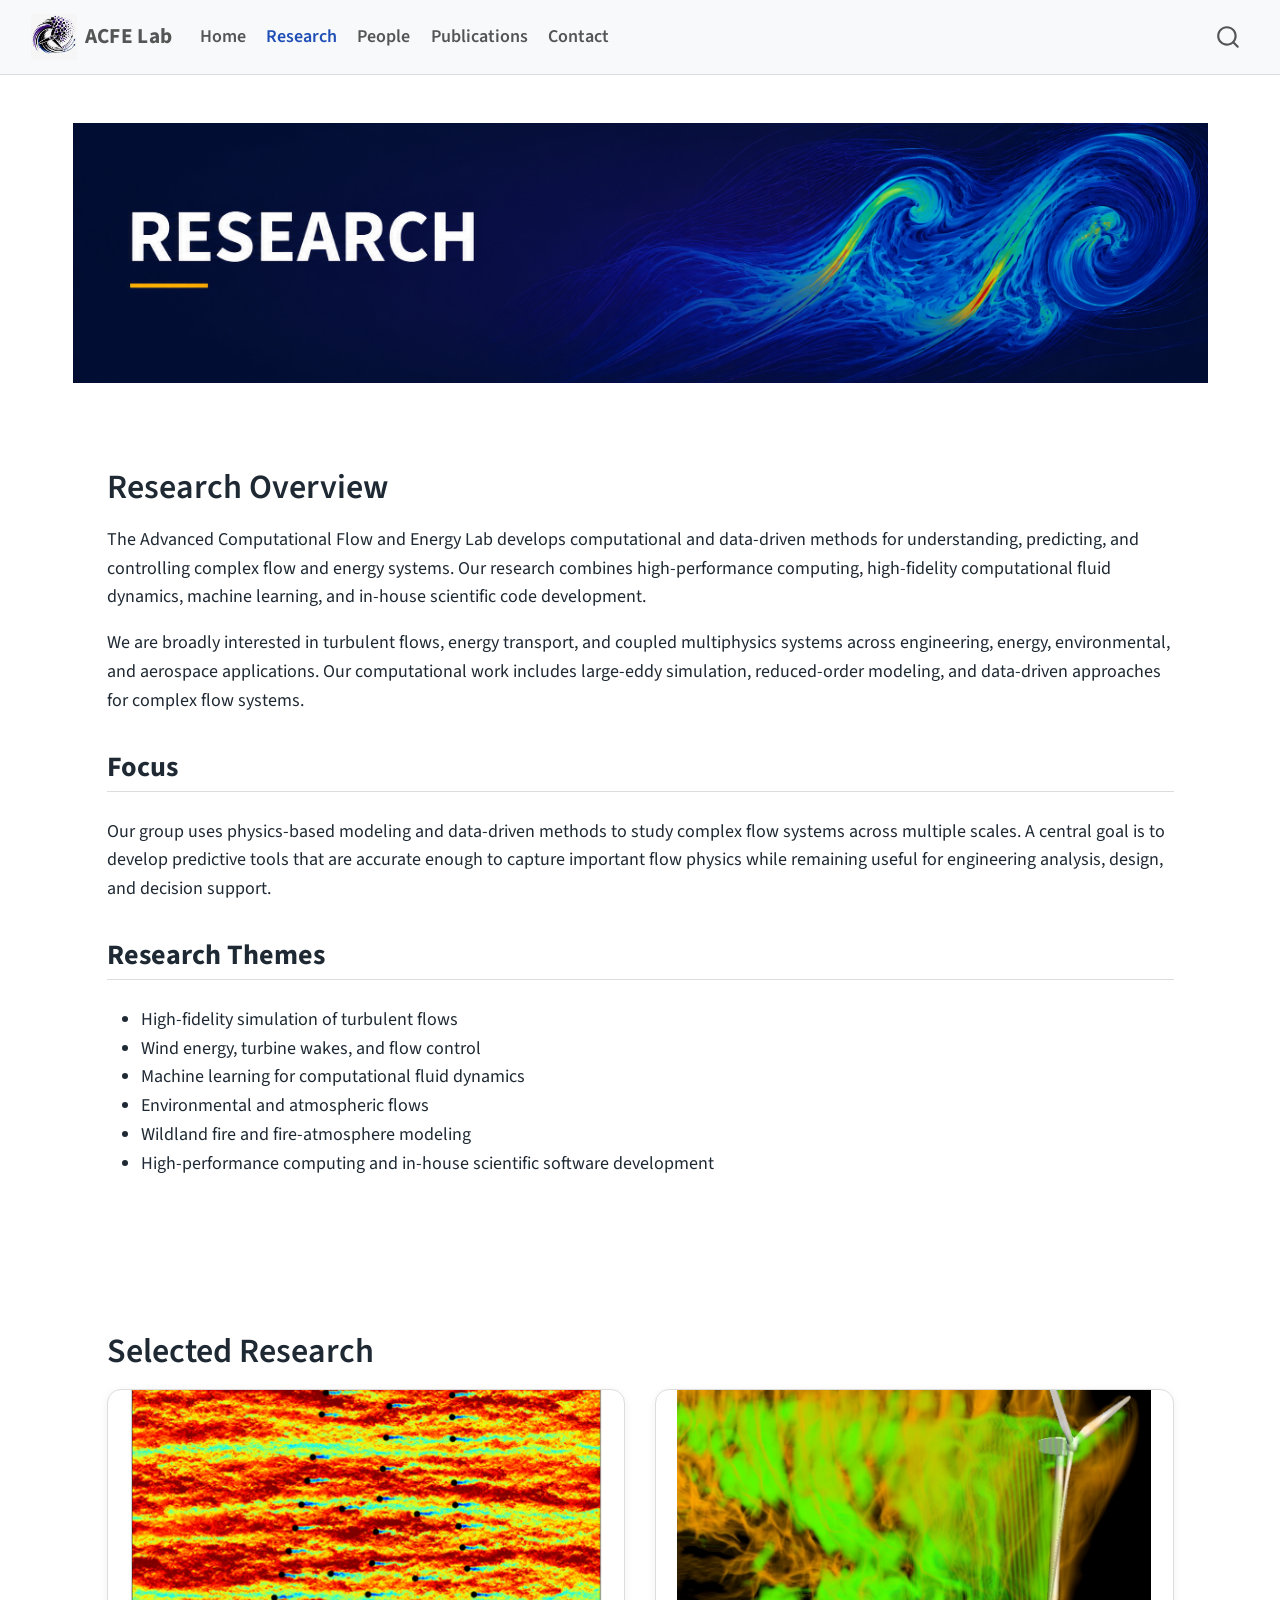
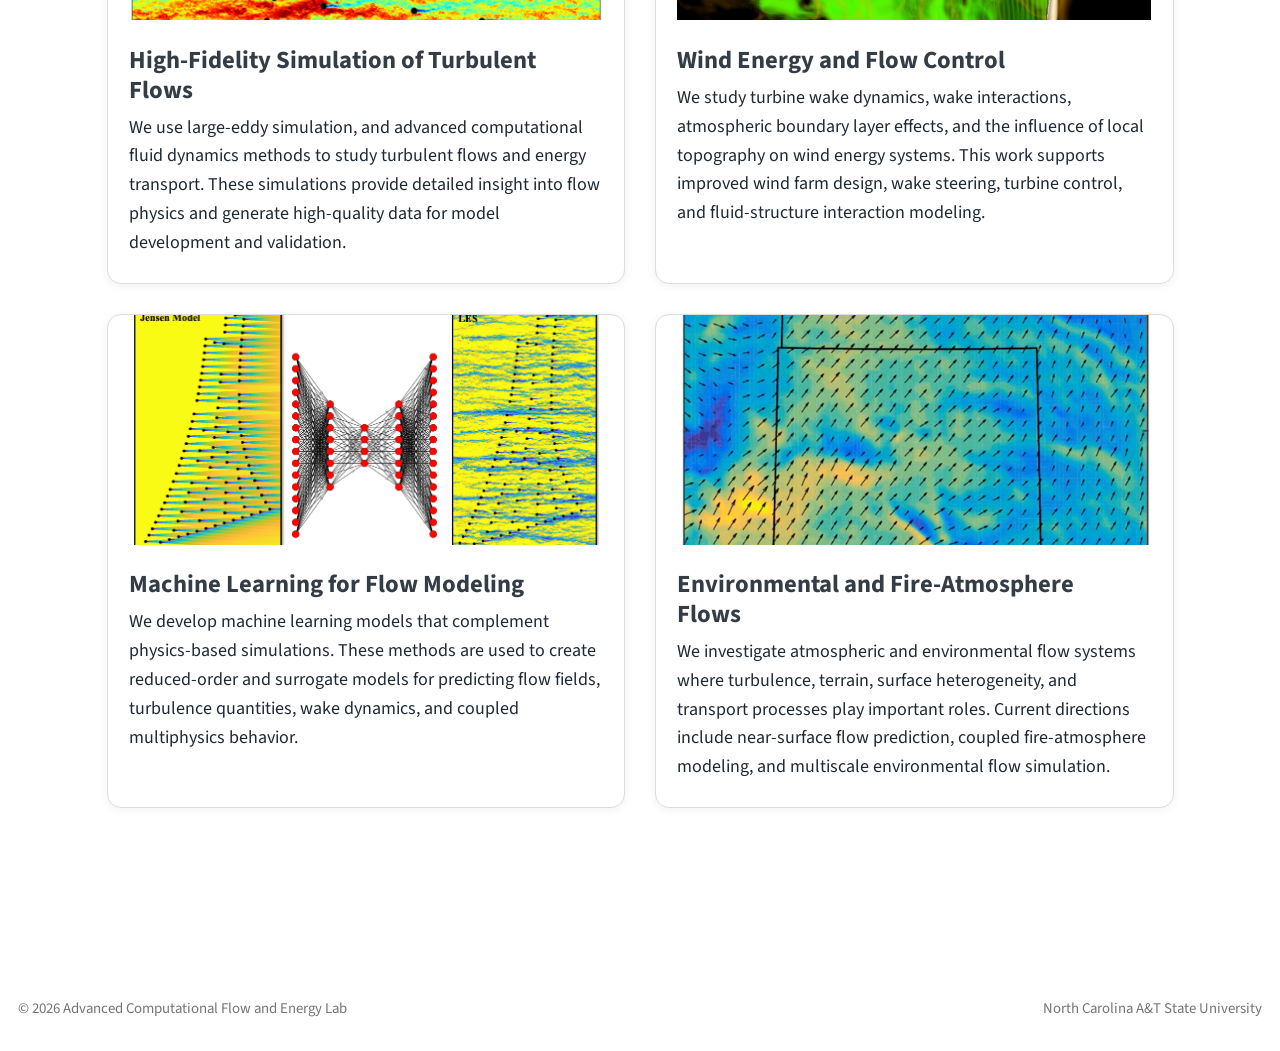
<file: docs/research.html>
<!DOCTYPE html>
<html xmlns="http://www.w3.org/1999/xhtml" lang="en" xml:lang="en"><head>

<meta charset="utf-8">
<meta name="generator" content="quarto-1.10.3">

<meta name="viewport" content="width=device-width, initial-scale=1.0, user-scalable=yes">


<title>Research – ACFE Lab</title>
<style>
/* Default styles provided by pandoc.
** See https://pandoc.org/MANUAL.html#variables-for-html for config info.
*/
code{white-space: pre-wrap;}
span.smallcaps{font-variant: small-caps;}
div.columns{display: flex; gap: min(4vw, 1.5em);}
div.column{flex: auto; overflow-x: auto;}
div.hanging-indent{margin-left: 1.5em; text-indent: -1.5em;}
ul.task-list{list-style: none;}
ul.task-list li input[type="checkbox"] {
  width: 0.8em;
  margin: 0 0.8em 0.2em -1em; /* quarto-specific, see https://github.com/quarto-dev/quarto-cli/issues/4556 */ 
  vertical-align: middle;
}
</style>


<script src="site_libs/quarto-nav/quarto-nav.js"></script>
<script src="site_libs/quarto-nav/headroom.min.js"></script>
<script src="site_libs/clipboard/clipboard.min.js"></script>
<script src="site_libs/quarto-search/autocomplete.umd.js"></script>
<script src="site_libs/quarto-search/fuse.min.js"></script>
<script src="site_libs/quarto-search/quarto-search.js"></script>
<meta name="quarto:offset" content="./">
<link href="./images/logo/acfe-logo-mark-64.png" rel="icon" type="image/png">
<script src="site_libs/quarto-html/quarto.js" type="module"></script>
<script src="site_libs/quarto-html/tabsets/tabsets.js" type="module"></script>
<script src="site_libs/quarto-html/popper.min.js"></script>
<script src="site_libs/quarto-html/tippy.umd.min.js"></script>
<script src="site_libs/quarto-html/anchor.min.js"></script>
<link href="site_libs/quarto-html/tippy.css" rel="stylesheet">
<link href="site_libs/quarto-html/quarto-syntax-highlighting-e44360b8a8db1e130c7792fece1c8032.css" rel="stylesheet" id="quarto-text-highlighting-styles">
<script src="site_libs/bootstrap/bootstrap.min.js"></script>
<link href="site_libs/bootstrap/bootstrap-icons.css" rel="stylesheet">
<link href="site_libs/bootstrap/bootstrap-fc829330ec420ad3fe47242885d571da.min.css" rel="stylesheet" append-hash="true" id="quarto-bootstrap" data-mode="light">
<script id="quarto-search-options" type="application/json">{
  "location": "navbar",
  "copy-button": false,
  "collapse-after": 3,
  "panel-placement": "end",
  "type": "overlay",
  "limit": 50,
  "keyboard-shortcut": [
    "f",
    "/",
    "s"
  ],
  "show-item-context": false,
  "language": {
    "search-no-results-text": "No results",
    "search-matching-documents-text": "matching documents",
    "search-copy-link-title": "Copy link to search",
    "search-hide-matches-text": "Hide additional matches",
    "search-more-match-text": "more match in this document",
    "search-more-matches-text": "more matches in this document",
    "search-clear-button-title": "Clear",
    "search-text-placeholder": "",
    "search-detached-cancel-button-title": "Cancel",
    "search-submit-button-title": "Submit",
    "search-label": "Search"
  }
}</script>


<link rel="stylesheet" href="styles.css">
</head>

<body class="nav-fixed quarto-light">

<div id="quarto-search-results"></div>
  <header id="quarto-header" class="headroom fixed-top">
    <nav class="navbar navbar-expand-lg " data-bs-theme="dark">
      <div class="navbar-container container-fluid">
      <div class="navbar-brand-container mx-auto">
    <a href="./index.html" class="navbar-brand navbar-brand-logo">
    <img src="./images/logo/acfe-logo-mark.png" alt="" class="navbar-logo light-content">
    <img src="./images/logo/acfe-logo-mark.png" alt="" class="navbar-logo dark-content">
    </a>
    <a class="navbar-brand" href="./index.html">
    <span class="navbar-title">ACFE Lab</span>
    </a>
  </div>
            <div id="quarto-search" class="" title="Search"></div>
          <button class="navbar-toggler" type="button" data-bs-toggle="collapse" data-bs-target="#navbarCollapse" aria-controls="navbarCollapse" role="menu" aria-expanded="false" aria-label="Toggle navigation" onclick="if (window.quartoToggleHeadroom) { window.quartoToggleHeadroom(); }">
  <span class="navbar-toggler-icon"></span>
</button>
          <div class="collapse navbar-collapse" id="navbarCollapse">
            <ul class="navbar-nav navbar-nav-scroll me-auto">
  <li class="nav-item">
    <a class="nav-link" href="./index.html"> 
<span class="menu-text">Home</span></a>
  </li>  
  <li class="nav-item">
    <a class="nav-link active" href="./research.html" aria-current="page"> 
<span class="menu-text">Research</span></a>
  </li>  
  <li class="nav-item">
    <a class="nav-link" href="./people.html"> 
<span class="menu-text">People</span></a>
  </li>  
  <li class="nav-item">
    <a class="nav-link" href="./publications.html"> 
<span class="menu-text">Publications</span></a>
  </li>  
  <li class="nav-item">
    <a class="nav-link" href="./contact.html"> 
<span class="menu-text">Contact</span></a>
  </li>  
</ul>
          </div> <!-- /navcollapse -->
            <div class="quarto-navbar-tools">
</div>
      </div> <!-- /container-fluid -->
    </nav>
</header>
<!-- content -->
<div id="quarto-content" class="quarto-container page-columns page-rows-contents page-layout-full page-navbar">
<!-- sidebar -->
<!-- margin-sidebar -->
    
<!-- main -->
<main class="content column-page" id="quarto-document-content"><header id="title-block-header" class="quarto-title-block"></header>




<div class="image-banner">
<p><img src="images/banners/research-banner.png" class="img-fluid"></p>
</div>
<section id="research-overview" class="level1 content-section">
<h1>Research Overview</h1>
<p>The Advanced Computational Flow and Energy Lab develops computational and data-driven methods for understanding, predicting, and controlling complex flow and energy systems. Our research combines high-performance computing, high-fidelity computational fluid dynamics, machine learning, and in-house scientific code development.</p>
<p>We are broadly interested in turbulent flows, energy transport, and coupled multiphysics systems across engineering, energy, environmental, and aerospace applications. Our computational work includes large-eddy simulation, reduced-order modeling, and data-driven approaches for complex flow systems.</p>
<section id="focus" class="level2">
<h2 class="anchored" data-anchor-id="focus">Focus</h2>
<p>Our group uses physics-based modeling and data-driven methods to study complex flow systems across multiple scales. A central goal is to develop predictive tools that are accurate enough to capture important flow physics while remaining useful for engineering analysis, design, and decision support.</p>
</section>
<section id="research-themes" class="level2">
<h2 class="anchored" data-anchor-id="research-themes">Research Themes</h2>
<ul>
<li>High-fidelity simulation of turbulent flows</li>
<li>Wind energy, turbine wakes, and flow control</li>
<li>Machine learning for computational fluid dynamics</li>
<li>Environmental and atmospheric flows</li>
<li>Wildland fire and fire-atmosphere modeling</li>
<li>High-performance computing and in-house scientific software development</li>
</ul>
</section>
</section>
<section id="selected-research" class="level1 content-section">
<h1>Selected Research</h1>
<div class="research-grid">
<div class="research-card">
<p><img src="images/research/les-flow.png" class="img-fluid"></p>
<section id="high-fidelity-simulation-of-turbulent-flows" class="level3">
<h3 class="anchored" data-anchor-id="high-fidelity-simulation-of-turbulent-flows">High-Fidelity Simulation of Turbulent Flows</h3>
<p>We use large-eddy simulation, and advanced computational fluid dynamics methods to study turbulent flows and energy transport. These simulations provide detailed insight into flow physics and generate high-quality data for model development and validation.</p>
</section>
</div>
<div class="research-card">
<p><img src="images/research/wind-energy.png" class="img-fluid"></p>
<section id="wind-energy-and-flow-control" class="level3">
<h3 class="anchored" data-anchor-id="wind-energy-and-flow-control">Wind Energy and Flow Control</h3>
<p>We study turbine wake dynamics, wake interactions, atmospheric boundary layer effects, and the influence of local topography on wind energy systems. This work supports improved wind farm design, wake steering, turbine control, and fluid-structure interaction modeling.</p>
</section>
</div>
<div class="research-card">
<p><img src="images/research/ML-CFD.png" class="img-fluid"></p>
<section id="machine-learning-for-flow-modeling" class="level3">
<h3 class="anchored" data-anchor-id="machine-learning-for-flow-modeling">Machine Learning for Flow Modeling</h3>
<p>We develop machine learning models that complement physics-based simulations. These methods are used to create reduced-order and surrogate models for predicting flow fields, turbulence quantities, wake dynamics, and coupled multiphysics behavior.</p>
</section>
</div>
<div class="research-card">
<p><img src="images/research/North-Texas.png" class="img-fluid"></p>
<section id="environmental-and-fire-atmosphere-flows" class="level3">
<h3 class="anchored" data-anchor-id="environmental-and-fire-atmosphere-flows">Environmental and Fire-Atmosphere Flows</h3>
<p>We investigate atmospheric and environmental flow systems where turbulence, terrain, surface heterogeneity, and transport processes play important roles. Current directions include near-surface flow prediction, coupled fire-atmosphere modeling, and multiscale environmental flow simulation.</p>
</section>
</div>
</div>
</section>



</main> <!-- /main -->
<script id="quarto-html-after-body" type="application/javascript">
  window.document.addEventListener("DOMContentLoaded", function (event) {
    const icon = "";
    const anchorJS = new window.AnchorJS();
    anchorJS.options = {
      placement: 'right',
      icon: icon
    };
    anchorJS.add('.anchored');
    const isCodeAnnotation = (el) => {
      for (const clz of el.classList) {
        if (clz.startsWith('code-annotation-')) {                     
          return true;
        }
      }
      return false;
    }
    const onCopySuccess = function(e) {
      // button target
      const button = e.trigger;
      // don't keep focus
      button.blur();
      // flash "checked"
      button.classList.add('code-copy-button-checked');
      var currentTitle = button.getAttribute("title");
      button.setAttribute("title", "Copied!");
      let tooltip;
      if (window.bootstrap) {
        button.setAttribute("data-bs-toggle", "tooltip");
        button.setAttribute("data-bs-placement", "left");
        button.setAttribute("data-bs-title", "Copied!");
        tooltip = new bootstrap.Tooltip(button, 
          { trigger: "manual", 
            customClass: "code-copy-button-tooltip",
            offset: [0, -8]});
        tooltip.show();    
      }
      setTimeout(function() {
        if (tooltip) {
          tooltip.hide();
          button.removeAttribute("data-bs-title");
          button.removeAttribute("data-bs-toggle");
          button.removeAttribute("data-bs-placement");
        }
        button.setAttribute("title", currentTitle);
        button.classList.remove('code-copy-button-checked');
      }, 1000);
      // clear code selection
      e.clearSelection();
    }
    const getTextToCopy = function(trigger) {
      const outerScaffold = trigger.parentElement.cloneNode(true);
      const codeEl = outerScaffold.querySelector('code');
      for (const childEl of codeEl.children) {
        if (isCodeAnnotation(childEl)) {
          childEl.remove();
        }
      }
      return codeEl.innerText;
    }
    const clipboard = new window.ClipboardJS('.code-copy-button:not([data-in-quarto-modal])', {
      text: getTextToCopy
    });
    clipboard.on('success', onCopySuccess);
    if (window.document.getElementById('quarto-embedded-source-code-modal')) {
      const clipboardModal = new window.ClipboardJS('.code-copy-button[data-in-quarto-modal]', {
        text: getTextToCopy,
        container: window.document.getElementById('quarto-embedded-source-code-modal')
      });
      clipboardModal.on('success', onCopySuccess);
    }
      var localhostRegex = new RegExp(/^(?:http|https):\/\/localhost\:?[0-9]*\//);
      var mailtoRegex = new RegExp(/^mailto:/);
        var filterRegex = new RegExp('/' + window.location.host + '/');
      var isInternal = (href) => {
          return filterRegex.test(href) || localhostRegex.test(href) || mailtoRegex.test(href);
      }
      // Inspect non-navigation links and adorn them if external
     var links = window.document.querySelectorAll('a[href]:not(.nav-link):not(.navbar-brand):not(.toc-action):not(.sidebar-link):not(.sidebar-item-toggle):not(.pagination-link):not(.no-external):not([aria-hidden]):not(.dropdown-item):not(.quarto-navigation-tool):not(.about-link)');
      for (var i=0; i<links.length; i++) {
        const link = links[i];
        if (!isInternal(link.href)) {
          // undo the damage that might have been done by quarto-nav.js in the case of
          // links that we want to consider external
          if (link.dataset.originalHref !== undefined) {
            link.href = link.dataset.originalHref;
          }
        }
      }
    function tippyHover(el, contentFn, onTriggerFn, onUntriggerFn) {
      const config = {
        allowHTML: true,
        maxWidth: 500,
        delay: 100,
        arrow: false,
        appendTo: function(el) {
            return el.parentElement;
        },
        interactive: true,
        interactiveBorder: 10,
        theme: 'quarto',
        placement: 'bottom-start',
      };
      if (contentFn) {
        config.content = contentFn;
      }
      if (onTriggerFn) {
        config.onTrigger = onTriggerFn;
      }
      if (onUntriggerFn) {
        config.onUntrigger = onUntriggerFn;
      }
      window.tippy(el, config); 
    }
    const noterefs = window.document.querySelectorAll('a[role="doc-noteref"]');
    for (var i=0; i<noterefs.length; i++) {
      const ref = noterefs[i];
      tippyHover(ref, function() {
        // use id or data attribute instead here
        let href = ref.getAttribute('data-footnote-href') || ref.getAttribute('href');
        try { href = new URL(href).hash; } catch {}
        const id = href.replace(/^#\/?/, "");
        const note = window.document.getElementById(id);
        if (note) {
          return note.innerHTML;
        } else {
          return "";
        }
      });
    }
    const xrefs = window.document.querySelectorAll('a.quarto-xref');
    const processXRef = (id, note) => {
      // Strip column container classes
      const stripColumnClz = (el) => {
        el.classList.remove("page-full", "page-columns");
        if (el.children) {
          for (const child of el.children) {
            stripColumnClz(child);
          }
        }
      }
      stripColumnClz(note)
      if (id === null || id.startsWith('sec-')) {
        // Special case sections, only their first couple elements
        const container = document.createElement("div");
        if (note.children && note.children.length > 2) {
          container.appendChild(note.children[0].cloneNode(true));
          for (let i = 1; i < note.children.length; i++) {
            const child = note.children[i];
            if (child.tagName === "P" && child.innerText === "") {
              continue;
            } else {
              container.appendChild(child.cloneNode(true));
              break;
            }
          }
          if (window.Quarto?.typesetMath) {
            window.Quarto.typesetMath(container);
          }
          return container.innerHTML
        } else {
          if (window.Quarto?.typesetMath) {
            window.Quarto.typesetMath(note);
          }
          return note.innerHTML;
        }
      } else {
        // Remove any anchor links if they are present
        const anchorLink = note.querySelector('a.anchorjs-link');
        if (anchorLink) {
          anchorLink.remove();
        }
        if (window.Quarto?.typesetMath) {
          window.Quarto.typesetMath(note);
        }
        if (note.classList.contains("callout")) {
          return note.outerHTML;
        } else {
          return note.innerHTML;
        }
      }
    }
    for (var i=0; i<xrefs.length; i++) {
      const xref = xrefs[i];
      tippyHover(xref, undefined, function(instance) {
        instance.disable();
        let url = xref.getAttribute('href');
        let hash = undefined; 
        if (url.startsWith('#')) {
          hash = url;
        } else {
          try { hash = new URL(url).hash; } catch {}
        }
        if (hash) {
          const id = hash.replace(/^#\/?/, "");
          const note = window.document.getElementById(id);
          if (note !== null) {
            try {
              const html = processXRef(id, note.cloneNode(true));
              instance.setContent(html);
            } finally {
              instance.enable();
              instance.show();
            }
          } else {
            // See if we can fetch this
            fetch(url.split('#')[0])
            .then(res => res.text())
            .then(html => {
              const parser = new DOMParser();
              const htmlDoc = parser.parseFromString(html, "text/html");
              const note = htmlDoc.getElementById(id);
              if (note !== null) {
                const html = processXRef(id, note);
                instance.setContent(html);
              } 
            }).finally(() => {
              instance.enable();
              instance.show();
            });
          }
        } else {
          // See if we can fetch a full url (with no hash to target)
          // This is a special case and we should probably do some content thinning / targeting
          fetch(url)
          .then(res => res.text())
          .then(html => {
            const parser = new DOMParser();
            const htmlDoc = parser.parseFromString(html, "text/html");
            const note = htmlDoc.querySelector('main.content');
            if (note !== null) {
              // This should only happen for chapter cross references
              // (since there is no id in the URL)
              // remove the first header
              if (note.children.length > 0 && note.children[0].tagName === "HEADER") {
                note.children[0].remove();
              }
              const html = processXRef(null, note);
              instance.setContent(html);
            } 
          }).finally(() => {
            instance.enable();
            instance.show();
          });
        }
      }, function(instance) {
      });
    }
        let selectedAnnoteEl;
        const selectorForAnnotation = ( cell, annotation) => {
          let cellAttr = 'data-code-cell="' + cell + '"';
          let lineAttr = 'data-code-annotation="' +  annotation + '"';
          const selector = 'span[' + cellAttr + '][' + lineAttr + ']';
          return selector;
        }
        const selectCodeLines = (annoteEl) => {
          const doc = window.document;
          const targetCell = annoteEl.getAttribute("data-target-cell");
          const targetAnnotation = annoteEl.getAttribute("data-target-annotation");
          const annoteSpan = window.document.querySelector(selectorForAnnotation(targetCell, targetAnnotation));
          const lines = annoteSpan.getAttribute("data-code-lines").split(",");
          const lineIds = lines.map((line) => {
            return targetCell + "-" + line;
          })
          let top = null;
          let height = null;
          let parent = null;
          if (lineIds.length > 0) {
              //compute the position of the single el (top and bottom and make a div)
              const el = window.document.getElementById(lineIds[0]);
              top = el.offsetTop;
              height = el.offsetHeight;
              parent = el.parentElement.parentElement;
            if (lineIds.length > 1) {
              const lastEl = window.document.getElementById(lineIds[lineIds.length - 1]);
              const bottom = lastEl.offsetTop + lastEl.offsetHeight;
              height = bottom - top;
            }
            if (top !== null && height !== null && parent !== null) {
              // cook up a div (if necessary) and position it 
              let div = window.document.getElementById("code-annotation-line-highlight");
              if (div === null) {
                div = window.document.createElement("div");
                div.setAttribute("id", "code-annotation-line-highlight");
                div.style.position = 'absolute';
                parent.appendChild(div);
              }
              div.style.top = top - 2 + "px";
              div.style.height = height + 4 + "px";
              div.style.left = 0;
              let gutterDiv = window.document.getElementById("code-annotation-line-highlight-gutter");
              if (gutterDiv === null) {
                gutterDiv = window.document.createElement("div");
                gutterDiv.setAttribute("id", "code-annotation-line-highlight-gutter");
                gutterDiv.style.position = 'absolute';
                const codeCell = window.document.getElementById(targetCell);
                const gutter = codeCell.querySelector('.code-annotation-gutter');
                gutter.appendChild(gutterDiv);
              }
              gutterDiv.style.top = top - 2 + "px";
              gutterDiv.style.height = height + 4 + "px";
            }
            selectedAnnoteEl = annoteEl;
          }
        };
        const unselectCodeLines = () => {
          const elementsIds = ["code-annotation-line-highlight", "code-annotation-line-highlight-gutter"];
          elementsIds.forEach((elId) => {
            const div = window.document.getElementById(elId);
            if (div) {
              div.remove();
            }
          });
          selectedAnnoteEl = undefined;
        };
          // Handle positioning of the toggle
      window.addEventListener(
        "resize",
        throttle(() => {
          elRect = undefined;
          if (selectedAnnoteEl) {
            selectCodeLines(selectedAnnoteEl);
          }
        }, 10)
      );
      function throttle(fn, ms) {
      let throttle = false;
      let timer;
        return (...args) => {
          if(!throttle) { // first call gets through
              fn.apply(this, args);
              throttle = true;
          } else { // all the others get throttled
              if(timer) clearTimeout(timer); // cancel #2
              timer = setTimeout(() => {
                fn.apply(this, args);
                timer = throttle = false;
              }, ms);
          }
        };
      }
        // Attach click handler to the DT
        const annoteDls = window.document.querySelectorAll('dt[data-target-cell]');
        for (const annoteDlNode of annoteDls) {
          annoteDlNode.addEventListener('click', (event) => {
            const clickedEl = event.target;
            if (clickedEl !== selectedAnnoteEl) {
              unselectCodeLines();
              const activeEl = window.document.querySelector('dt[data-target-cell].code-annotation-active');
              if (activeEl) {
                activeEl.classList.remove('code-annotation-active');
              }
              selectCodeLines(clickedEl);
              clickedEl.classList.add('code-annotation-active');
            } else {
              // Unselect the line
              unselectCodeLines();
              clickedEl.classList.remove('code-annotation-active');
            }
          });
        }
    const findCites = (el) => {
      const parentEl = el.parentElement;
      if (parentEl) {
        const cites = parentEl.dataset.cites;
        if (cites) {
          return {
            el,
            cites: cites.split(' ')
          };
        } else {
          return findCites(el.parentElement)
        }
      } else {
        return undefined;
      }
    };
    var bibliorefs = window.document.querySelectorAll('a[role="doc-biblioref"]');
    for (var i=0; i<bibliorefs.length; i++) {
      const ref = bibliorefs[i];
      const citeInfo = findCites(ref);
      if (citeInfo) {
        tippyHover(citeInfo.el, function() {
          var popup = window.document.createElement('div');
          citeInfo.cites.forEach(function(cite) {
            var citeDiv = window.document.createElement('div');
            citeDiv.classList.add('hanging-indent');
            citeDiv.classList.add('csl-entry');
            var biblioDiv = window.document.getElementById('ref-' + cite);
            if (biblioDiv) {
              citeDiv.innerHTML = biblioDiv.innerHTML;
            }
            popup.appendChild(citeDiv);
          });
          return popup.innerHTML;
        });
      }
    }
  });
  </script>
</div> <!-- /content -->
<footer class="footer">
  <div class="nav-footer">
    <div class="nav-footer-left">
<p>© 2026 Advanced Computational Flow and Energy Lab</p>
</div>   
    <div class="nav-footer-center">
      &nbsp;
    </div>
    <div class="nav-footer-right">
<p>North Carolina A&amp;T State University</p>
</div>
  </div>
</footer>




</body></html>
</file>
<file: docs/site_libs/quarto-html/tippy.css>
.tippy-box[data-animation=fade][data-state=hidden]{opacity:0}[data-tippy-root]{max-width:calc(100vw - 10px)}.tippy-box{position:relative;background-color:#333;color:#fff;border-radius:4px;font-size:14px;line-height:1.4;white-space:normal;outline:0;transition-property:transform,visibility,opacity}.tippy-box[data-placement^=top]>.tippy-arrow{bottom:0}.tippy-box[data-placement^=top]>.tippy-arrow:before{bottom:-7px;left:0;border-width:8px 8px 0;border-top-color:initial;transform-origin:center top}.tippy-box[data-placement^=bottom]>.tippy-arrow{top:0}.tippy-box[data-placement^=bottom]>.tippy-arrow:before{top:-7px;left:0;border-width:0 8px 8px;border-bottom-color:initial;transform-origin:center bottom}.tippy-box[data-placement^=left]>.tippy-arrow{right:0}.tippy-box[data-placement^=left]>.tippy-arrow:before{border-width:8px 0 8px 8px;border-left-color:initial;right:-7px;transform-origin:center left}.tippy-box[data-placement^=right]>.tippy-arrow{left:0}.tippy-box[data-placement^=right]>.tippy-arrow:before{left:-7px;border-width:8px 8px 8px 0;border-right-color:initial;transform-origin:center right}.tippy-box[data-inertia][data-state=visible]{transition-timing-function:cubic-bezier(.54,1.5,.38,1.11)}.tippy-arrow{width:16px;height:16px;color:#333}.tippy-arrow:before{content:"";position:absolute;border-color:transparent;border-style:solid}.tippy-content{position:relative;padding:5px 9px;z-index:1}
</file>
<file: docs/site_libs/quarto-html/quarto-syntax-highlighting-e44360b8a8db1e130c7792fece1c8032.css>
/* quarto syntax highlight colors */
:root {
  --quarto-hl-ot-color: #003B4F;
  --quarto-hl-at-color: #657422;
  --quarto-hl-ss-color: #20794D;
  --quarto-hl-an-color: #5E5E5E;
  --quarto-hl-fu-color: #4758AB;
  --quarto-hl-st-color: #20794D;
  --quarto-hl-cf-color: #003B4F;
  --quarto-hl-op-color: #5E5E5E;
  --quarto-hl-er-color: #AD0000;
  --quarto-hl-bn-color: #AD0000;
  --quarto-hl-al-color: #AD0000;
  --quarto-hl-va-color: #111111;
  --quarto-hl-bu-color: inherit;
  --quarto-hl-ex-color: inherit;
  --quarto-hl-pp-color: #AD0000;
  --quarto-hl-in-color: #5E5E5E;
  --quarto-hl-vs-color: #20794D;
  --quarto-hl-wa-color: #5E5E5E;
  --quarto-hl-do-color: #5E5E5E;
  --quarto-hl-im-color: #00769E;
  --quarto-hl-ch-color: #20794D;
  --quarto-hl-dt-color: #AD0000;
  --quarto-hl-fl-color: #AD0000;
  --quarto-hl-co-color: #5E5E5E;
  --quarto-hl-cv-color: #5E5E5E;
  --quarto-hl-cn-color: #8f5902;
  --quarto-hl-sc-color: #5E5E5E;
  --quarto-hl-dv-color: #AD0000;
  --quarto-hl-kw-color: #003B4F;
}

/* other quarto variables */
:root {
  --quarto-font-monospace: SFMono-Regular, Menlo, Monaco, Consolas, "Liberation Mono", "Courier New", monospace;
}

/* syntax highlight based on Pandoc's rules */
pre > code.sourceCode > span {
  color: #003B4F;
}

code.sourceCode > span {
  color: #003B4F;
}

div.sourceCode,
div.sourceCode pre.sourceCode {
  color: #003B4F;
}

/* Normal */
code span {
  color: #003B4F;
}

/* Alert */
code span.al {
  color: #AD0000;
  font-style: inherit;
}

/* Annotation */
code span.an {
  color: #5E5E5E;
  font-style: inherit;
}

/* Attribute */
code span.at {
  color: #657422;
  font-style: inherit;
}

/* BaseN */
code span.bn {
  color: #AD0000;
  font-style: inherit;
}

/* BuiltIn */
code span.bu {
  font-style: inherit;
}

/* ControlFlow */
code span.cf {
  color: #003B4F;
  font-weight: bold;
  font-style: inherit;
}

/* Char */
code span.ch {
  color: #20794D;
  font-style: inherit;
}

/* Constant */
code span.cn {
  color: #8f5902;
  font-style: inherit;
}

/* Comment */
code span.co {
  color: #5E5E5E;
  font-style: inherit;
}

/* CommentVar */
code span.cv {
  color: #5E5E5E;
  font-style: italic;
}

/* Documentation */
code span.do {
  color: #5E5E5E;
  font-style: italic;
}

/* DataType */
code span.dt {
  color: #AD0000;
  font-style: inherit;
}

/* DecVal */
code span.dv {
  color: #AD0000;
  font-style: inherit;
}

/* Error */
code span.er {
  color: #AD0000;
  font-style: inherit;
}

/* Extension */
code span.ex {
  font-style: inherit;
}

/* Float */
code span.fl {
  color: #AD0000;
  font-style: inherit;
}

/* Function */
code span.fu {
  color: #4758AB;
  font-style: inherit;
}

/* Import */
code span.im {
  color: #00769E;
  font-style: inherit;
}

/* Information */
code span.in {
  color: #5E5E5E;
  font-style: inherit;
}

/* Keyword */
code span.kw {
  color: #003B4F;
  font-weight: bold;
  font-style: inherit;
}

/* Operator */
code span.op {
  color: #5E5E5E;
  font-style: inherit;
}

/* Other */
code span.ot {
  color: #003B4F;
  font-style: inherit;
}

/* Preprocessor */
code span.pp {
  color: #AD0000;
  font-style: inherit;
}

/* SpecialChar */
code span.sc {
  color: #5E5E5E;
  font-style: inherit;
}

/* SpecialString */
code span.ss {
  color: #20794D;
  font-style: inherit;
}

/* String */
code span.st {
  color: #20794D;
  font-style: inherit;
}

/* Variable */
code span.va {
  color: #111111;
  font-style: inherit;
}

/* VerbatimString */
code span.vs {
  color: #20794D;
  font-style: inherit;
}

/* Warning */
code span.wa {
  color: #5E5E5E;
  font-style: italic;
}

.prevent-inlining {
  content: "</";
}

/*# sourceMappingURL=98011243843cbeb9bdcd516575f1652f.css.map */
</file>
<file: docs/styles.css>
body {
  font-size: 18px;
  line-height: 1.6;
}

:root {
  --lab-blue: #0b3d91;
  --lab-blue-dark: #072b66;
  --lab-gold: #f2b600;
  --lab-light: #f4f6f8;
  --lab-border: #d9dee5;
  --lab-text: #1f2933;
}

body {
  font-size: 18px;
  line-height: 1.6;
  color: var(--lab-text);
}

a {
  color: var(--lab-blue);
}

a:hover {
  color: var(--lab-blue-dark);
}

.navbar {
  border-bottom: 1px solid var(--lab-border);
}

.navbar-title {
  font-weight: 800;
  letter-spacing: 0.02rem;
}

.navbar-nav .nav-link {
  font-weight: 600;
}

.page-footer {
  border-top: 1px solid var(--lab-border);
  margin-top: 3rem;
  font-size: 0.95rem;
}

.navbar-title {
  font-weight: 700;
}

.hero-section {
  display: grid;
  grid-template-columns: 1.1fr 0.9fr;
  gap: 3rem;
  align-items: start;
  padding: 3rem 8% 5rem 8%;
  background: #f4f6f8;
  border-bottom: 1px solid #ddd;
}

.top-logo-section {
  background: #f4f6f8;
  padding: 2.5rem 2rem 1.5rem 2rem;
  text-align: center;
}

.top-logo-section p {
  margin: 0;
  text-align: center;
}

.top-logo-section img {
  width: min(100%, 850px);
  height: auto;
  display: inline-block;
}

.hero-section {
  display: grid;
  grid-template-columns: minmax(0, 1.1fr) minmax(0, 0.9fr);
  gap: 3rem;
  align-items: center;
  padding: 3rem 8% 5rem 8%;
  background: #f4f6f8;
  border-bottom: 1px solid #ddd;
}

.hero-text {
  min-width: 0;
}

.hero-image {
  overflow: hidden;
  border-radius: 16px;
  border: 1px solid #ddd;
  box-shadow: 0 6px 22px rgba(0, 0, 0, 0.12);
}

.hero-section {
  align-items: start;
}

/*
.hero-image img {
  width: 100%;
  height: 480px;
  object-fit: cover;
  object-position: right center;
  transform: scale(1.25);
  transform-origin: right center;
  display: block;
}
*/

.hero-image img,
.hero-image video {
  width: 100%;
  height: 100%;
  object-fit: cover;
  object-position: right center;
  transform: scale(1.30);
  transform-origin: right center;
  display: block;
}


.hero-text h1 {
  font-size: 4rem;
  font-weight: 800;
  margin-bottom: 0rem;
}

.hero-text h3 {
  font-size: 2.6rem;
  font-weight: 400;
  max-width: 900px;
  margin-bottom: 2rem;
}

.hero-text p {
  max-width: 950px;
  font-size: 1.15rem;
}

.content-section {
  max-width: 1150px;
  margin: 0 auto;
  padding: 3rem 2rem;
}

.content-section h2 {
  margin-top: 2rem;
  margin-bottom: 1.5rem;
  font-weight: 700;
  border-bottom: 1px solid #ddd;
  padding-bottom: 0.4rem;
}

.research-grid {
  display: grid;
  grid-template-columns: repeat(2, minmax(0, 1fr));
  gap: 1.75rem;
  margin-bottom: 3rem;
}

.research-card {
  border: 1px solid #ddd;
  border-radius: 14px;
  background: white;
  overflow: hidden;
  box-shadow: 0 2px 10px rgba(0, 0, 0, 0.06);
}

.research-card img {
  width: 100%;
  height: 230px;
  object-fit: cover;
  display: block;
}

.research-card h3 {
  margin: 1.25rem 1.25rem 0.5rem 1.25rem;
  font-weight: 700;
}

.research-card p {
  margin: 0 1.25rem 1.5rem 1.25rem;
}

@media (max-width: 900px) {
  .top-logo-section {
    padding: 2rem 1.25rem 1rem 1.25rem;
  }

  .top-logo-section img {
    width: min(100%, 520px);
  }

  .hero-section {
    grid-template-columns: 1fr;
    padding: 2rem 1.5rem 3rem 1.5rem;
  }

  .hero-text h1 {
    font-size: 2.2rem;
  }

  .research-grid {
    grid-template-columns: 1fr;
  }
}


.research-theme {
  margin-bottom: 2.5rem;
  padding: 1.5rem 1.75rem;
  border-left: 5px solid #0b3d91;
  background: #f8f9fb;
  border-radius: 10px;
}

.research-theme h3 {
  margin-top: 0;
  font-weight: 700;
}

.research-theme p {
  margin-bottom: 1rem;
}

.person-card {
  display: grid;
  grid-template-columns: 220px 1fr;
  gap: 2rem;
  align-items: start;
  margin: 2rem 0;
  padding: 1.5rem;
  border: 1px solid #ddd;
  border-radius: 14px;
  background: #ffffff;
  box-shadow: 0 2px 10px rgba(0, 0, 0, 0.06);
}

.person-photo img {
  width: 220px;
  height: 260px;
  object-fit: cover;
  border-radius: 12px;
  border: 1px solid #ddd;
}

.person-info h3 {
  margin-top: 0;
  font-weight: 700;
}

.person-info p {
  margin-bottom: 1rem;
}

@media (max-width: 800px) {
  .person-card {
    grid-template-columns: 1fr;
  }

  .person-photo img {
    width: 100%;
    max-width: 280px;
    height: auto;
  }

  .image-banner img {
    height: 170px;
    object-position: center center;
  }
  
}

.profile-links {
  margin: 1rem 0 1.25rem 0;
  display: flex;
  flex-wrap: wrap;
  gap: 0.6rem;
}
.profile-links {
  margin: 0.75rem 0 1.1rem 0;
  display: flex;
  flex-wrap: wrap;
  gap: 0.45rem;
}

.profile-button {
  display: inline-flex;
  align-items: center;
  gap: 0.35rem;
  padding: 0.28rem 0.6rem;
  border: 1px solid var(--lab-blue);
  border-radius: 999px;
  color: var(--lab-blue);
  text-decoration: none;
  font-size: 0.82rem;
  font-weight: 600;
  line-height: 1.2;
}

.profile-button:hover {
  background: var(--lab-blue);
  color: white;
  text-decoration: none;
}

.button-icon {
  display: inline-flex;
  align-items: center;
  justify-content: center;
  min-width: 1.25rem;
  height: 1.25rem;
  padding: 0 0.15rem;
  border-radius: 999px;
  background: var(--lab-blue);
  color: white;
  font-size: 0.68rem;
  font-weight: 700;
  line-height: 1;
}

.profile-button:hover .button-icon {
  background: white;
  color: #0b3d91;
}

#refs {
  margin-top: 1.5rem;
}

#refs .csl-entry {
  margin-bottom: 1.25rem;
  line-height: 1.5;
}

.primary-button {
  display: inline-block;
  margin-top: 0.5rem;
  padding: 0.65rem 1rem;
  background: var(--lab-blue);
  color: white;
  border-radius: 999px;
  text-decoration: none;
  font-weight: 700;
  font-size: 0.95rem;
}

.primary-button:hover {
  background: var(--lab-blue-dark);
  color: white;
  text-decoration: none;
}

.home-logo img {
  max-width: 720px;
  width: 100%;
  height: auto;
  margin-bottom: 1.5rem;
}

.navbar-logo {
  max-height: 46px;
  width: auto;
}

.image-banner {
  width: 100%;
  background: #07142f;
  overflow: hidden;
}

.image-banner p {
  margin: 0;
}

.image-banner img {
  width: 100%;
  height: 260px;
  object-fit: cover;
  object-position: center center;
  display: block;
}

.student-photo-headroom {
  background: #f4f6f8;
  border-radius: 12px;
  overflow: hidden;
}

.student-photo-headroom img {
  width: 220px;
  height: 260px;
  object-fit: contain;
  object-position: center center;
  padding-top: 12px;
  box-sizing: border-box;
  border: none;
}

.student-photo-top img {
  object-position: center top;
}
</file>
